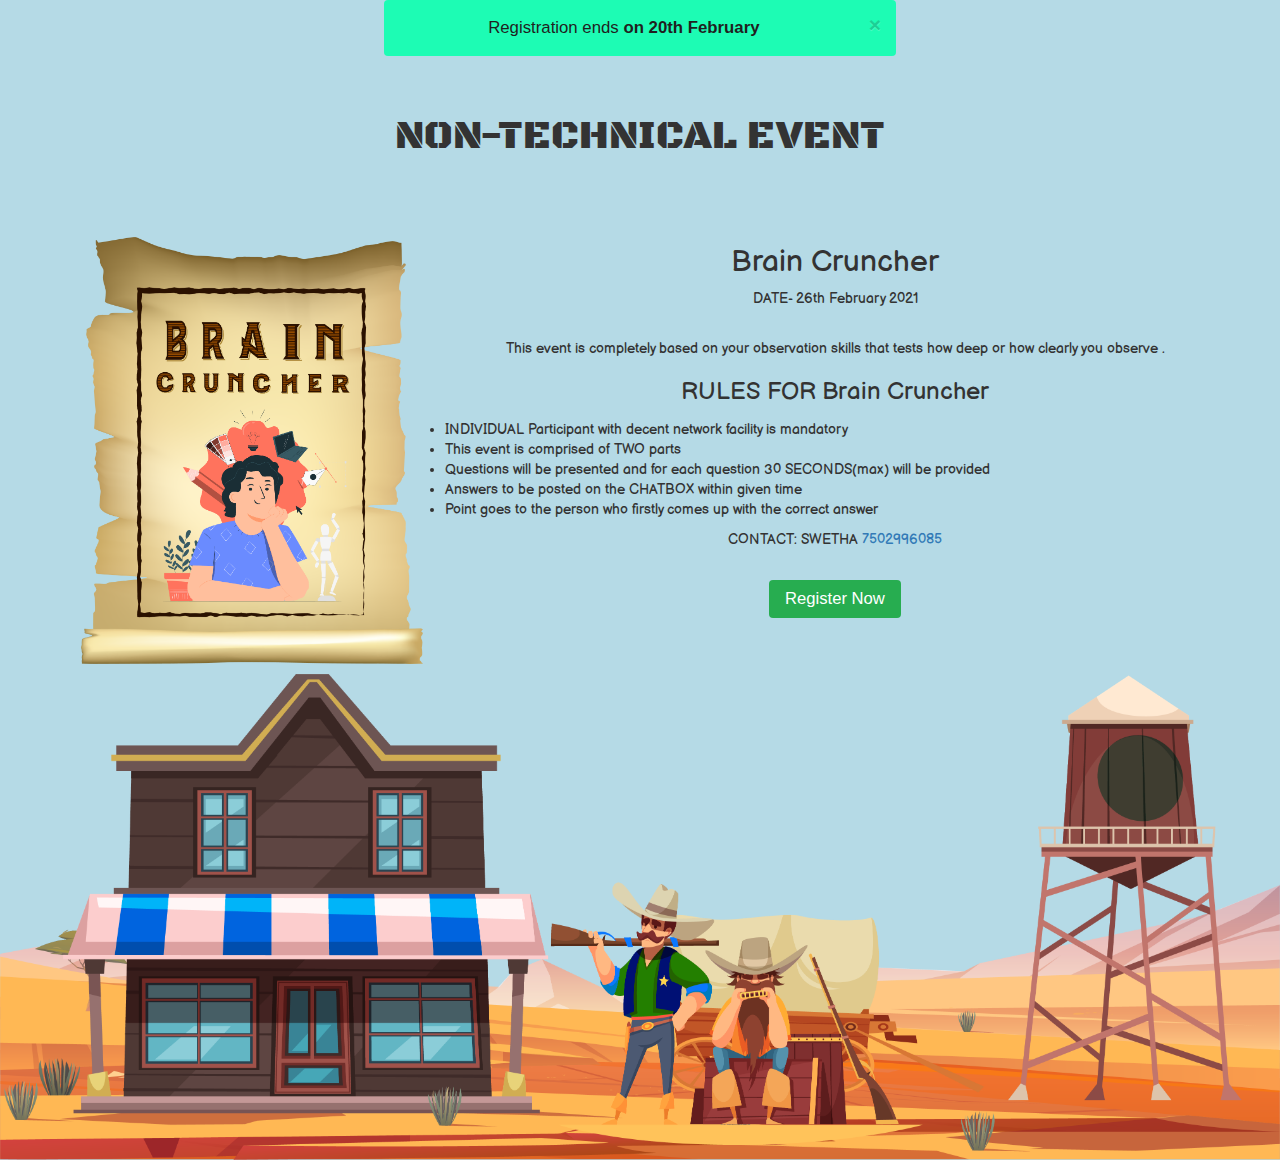
<file: brain.html>
<!DOCTYPE html>
<html lang="en">
<head>
    <meta charset="UTF-8">
    <meta name="viewport" content="width=device-width, initial-scale=1.0">
    <title>Sensonics2k21</title>
    <link rel="icon" type="image/png" href="assets/img/TF-01.png" />

    <link href="https://cdn.jsdelivr.net/npm/bootstrap@5.0.0-beta1/dist/css/bootstrap.min.css" rel="stylesheet" integrity="sha384-giJF6kkoqNQ00vy+HMDP7azOuL0xtbfIcaT9wjKHr8RbDVddVHyTfAAsrekwKmP1" crossorigin="anonymous">
    <script src="https://cdn.jsdelivr.net/npm/bootstrap@5.0.0-beta1/dist/js/bootstrap.bundle.min.js" integrity="sha384-ygbV9kiqUc6oa4msXn9868pTtWMgiQaeYH7/t7LECLbyPA2x65Kgf80OJFdroafW" crossorigin="anonymous"></script>
    <link rel="preconnect" href="https://fonts.gstatic.com">
<link href="https://fonts.googleapis.com/css2?family=Alfa+Slab+One&family=Balsamiq+Sans&family=Black+Ops+One&family=Itim&family=Monoton&family=PT+Mono&family=Righteous&display=swap" rel="stylesheet">
<link rel="stylesheet" href="https://maxcdn.bootstrapcdn.com/bootstrap/3.4.1/css/bootstrap.min.css">
<script src="https://ajax.googleapis.com/ajax/libs/jquery/3.5.1/jquery.min.js"></script>
<script src="https://maxcdn.bootstrapcdn.com/bootstrap/3.4.1/js/bootstrap.min.js"></script>
<link rel="stylesheet" href="assets/css/style.css">
<style>
    *{
        margin:0;
        padding: 0;
    }
    body{
margin: 0;
padding: 0;
background: #ffffff;
    }
</style>
</head>
<body>
    <section id="tech1">
        <center>
            <div class="alert alert alert-dismissible fade in">
                <a href="#" class="close" data-dismiss="alert" aria-label="close">&times;</a>
                Registration ends <strong> on 20th February </strong> 
              </div>
            </center>
        <div class="titel">
            <h1>NON-TECHNICAL EVENT</h1>
        </div>

        <div class="container">
            <br>
            <br>
        
            <div >
            <div class="row">
                <div class="col-lg-4">
                    <center>
                    <img src="assets/img/brain.png" alt="" srcset="">
                    </center>
                </div>
               <div class="col-lg-8">
                   <div class="rules">
                  <h2>Brain Cruncher</h2> 
                  <p>DATE- 26th February 2021 </p><br>
                    <p>This event is completely based on your observation skills that tests how deep or how clearly you observe .</p>
                   
                    <h3>RULES FOR Brain Cruncher</h3>
                    <div class="row">
                        <div class="col-12">
                            <ul>
                                <li>INDIVIDUAL  Participant with decent network facility is mandatory</li>
                                <li>This event is comprised of TWO parts</li>
                                <li>Questions will be presented and for each question  30 SECONDS(max) will be provided</li>
                                <li>Answers to be posted on the CHATBOX  within given time</li>
                                <li>Point goes to the person  who firstly comes up with the correct  answer</li>
                            </ul>
                            <center>
                                <P>CONTACT: SWETHA <a href="tel:7502996085">7502996085</a></P>
                                <br>
                            <a href="https://forms.gle/qhaeJ5ybtgJdwP6r8" class="btn" id="kn" tabindex="-1" role="button" aria-disabled="true">Register Now</a>
                       </center>
                        </div>
                       
                    </div>
                  </div>
               </div>
            </div>

        </div>

           
        </div>
        
    </section>
    <img src="assets/img/bro.png" id="b" alt="" srcset="">
</body>
</html>
</file>
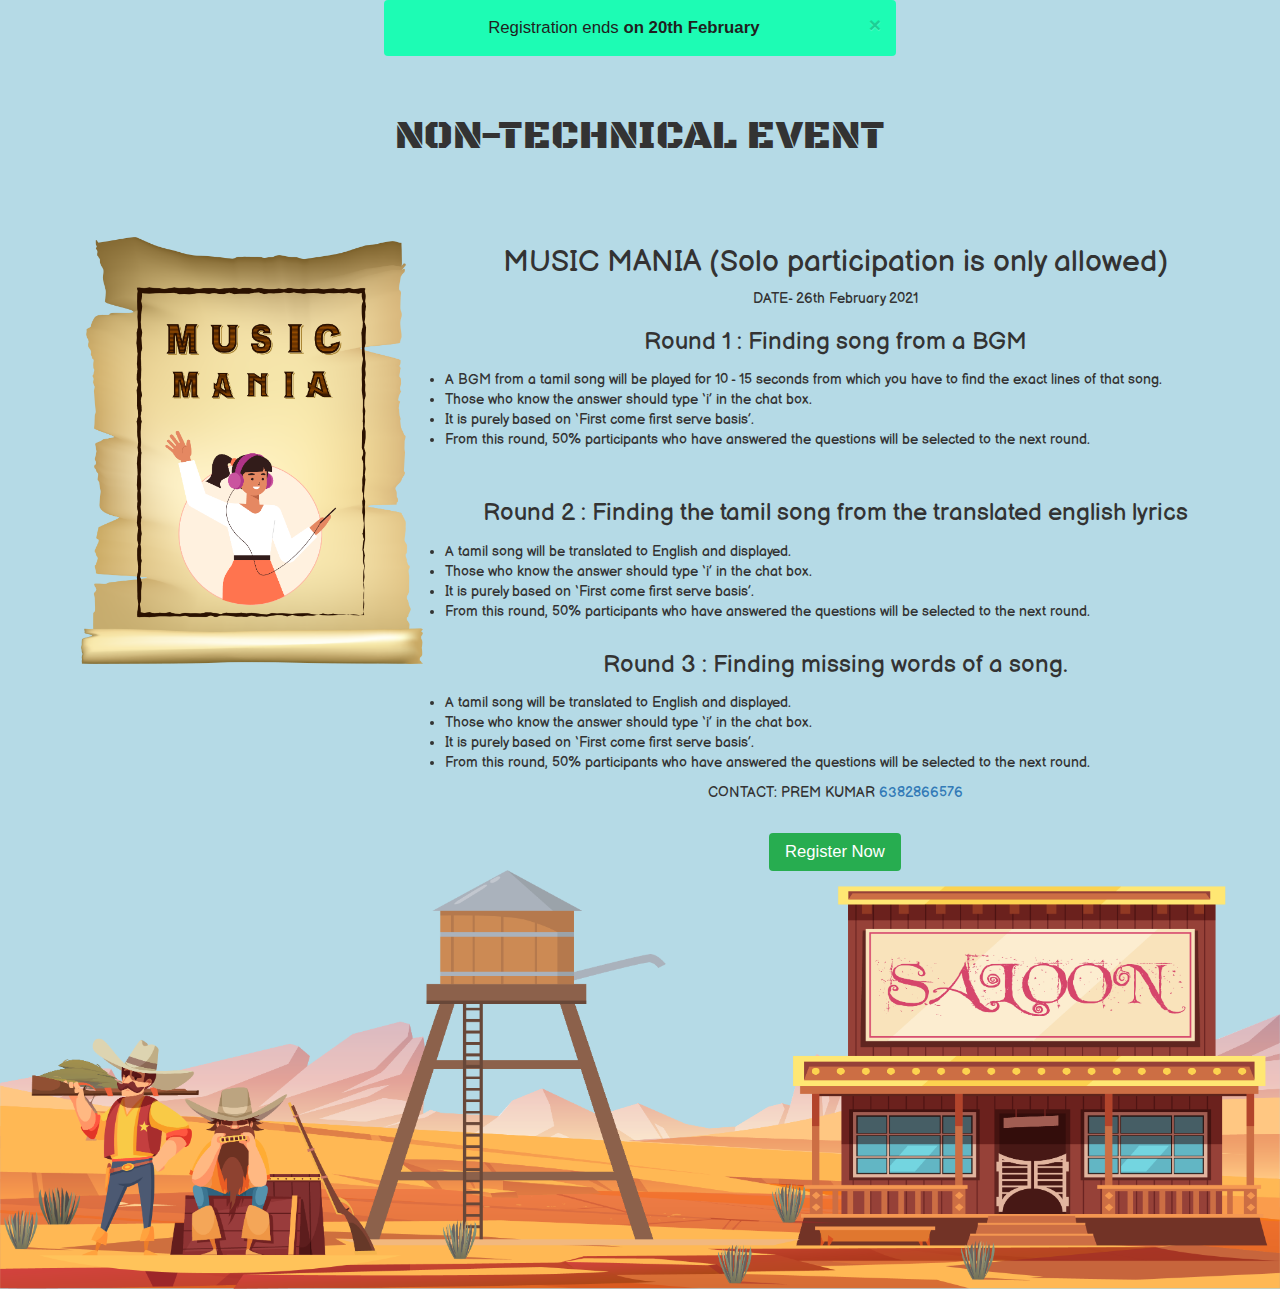
<file: musicmaina.html>
<!DOCTYPE html>
<html lang="en">
<head>
    <meta charset="UTF-8">
    <meta name="viewport" content="width=device-width, initial-scale=1.0">
    <title>Sensonics2k21</title>
    <link rel="icon" type="image/png" href="assets/img/TF-01.png" />

    <link href="https://cdn.jsdelivr.net/npm/bootstrap@5.0.0-beta1/dist/css/bootstrap.min.css" rel="stylesheet" integrity="sha384-giJF6kkoqNQ00vy+HMDP7azOuL0xtbfIcaT9wjKHr8RbDVddVHyTfAAsrekwKmP1" crossorigin="anonymous">
    <script src="https://cdn.jsdelivr.net/npm/bootstrap@5.0.0-beta1/dist/js/bootstrap.bundle.min.js" integrity="sha384-ygbV9kiqUc6oa4msXn9868pTtWMgiQaeYH7/t7LECLbyPA2x65Kgf80OJFdroafW" crossorigin="anonymous"></script>
    <link rel="preconnect" href="https://fonts.gstatic.com">
<link href="https://fonts.googleapis.com/css2?family=Alfa+Slab+One&family=Balsamiq+Sans&family=Black+Ops+One&family=Itim&family=Monoton&family=PT+Mono&family=Righteous&display=swap" rel="stylesheet">
<link rel="stylesheet" href="https://maxcdn.bootstrapcdn.com/bootstrap/3.4.1/css/bootstrap.min.css">
<script src="https://ajax.googleapis.com/ajax/libs/jquery/3.5.1/jquery.min.js"></script>
<script src="https://maxcdn.bootstrapcdn.com/bootstrap/3.4.1/js/bootstrap.min.js"></script>
<link rel="stylesheet" href="assets/css/style.css">
<style>
    *{
        margin:0;
        padding: 0;
    }
    body{
margin: 0;
padding: 0;
background: #ffffff;
    }
</style>
</head>
<body>
    <section id="tech1">
        <center>
            <div class="alert alert alert-dismissible fade in">
                <a href="#" class="close" data-dismiss="alert" aria-label="close">&times;</a>
                Registration ends <strong> on 20th February </strong> 
              </div>
            </center>
        <div class="titel">
            <h1>NON-TECHNICAL EVENT</h1>
        </div>

        <div class="container">
            <br>
            <br>
        
            <div >
            <div class="row">
                <div class="col-lg-4">
                    <center>
                    <img src="assets/img/musicmaina.png" alt="" srcset="">
                    </center>
                </div>
               <div class="col-lg-8">
                   <div class="rules">
                  <h2>MUSIC MANIA (Solo participation is only allowed)</h2> 
                  <p>DATE- 26th February 2021</p>
                    <h3>Round 1 : Finding song from a BGM</h3>
                    <div class="row">
                        <div class="col-12">
                            <ul>
                                <li>A BGM from a tamil song will be played for 10 - 15 seconds from which you have to find the exact lines of that song.                                </li>
                                <li>Those who know the answer should type ‘i’ in the chat box.</li>
                                <li>It is purely based on ‘First come first serve basis’.</li>
                                <li>From this round, 50% participants who have answered the questions will be selected to the next round.</li>

                            </ul>
                        <br>
                        </div>
                        <h3>Round 2 : Finding the tamil song from the translated english lyrics</h3>
                    </div>
                    <div class="row">
                        <div class="col-12">
                            <ul>
                                <li>A tamil song will be translated to English and displayed.</li>
                                <li>Those who know the answer should type ‘i’ in the chat box.</li>
                                <li>It is purely based on ‘First come first serve basis’.</li>
                                <li>From this round, 50% participants who have answered the questions will be selected to the next round.</li>

                            </ul>
                          
                        </div>
                       
                    </div>
                    <h3>Round 3 : Finding missing words of a song.</h3>
                    <div class="row">
                        <div class="col-12">
                            <ul>
                                <li>A tamil song will be translated to English and displayed.</li>
                                <li>Those who know the answer should type ‘i’ in the chat box.</li>
                                <li>It is purely based on ‘First come first serve basis’.</li>
                                <li>From this round, 50% participants who have answered the questions will be selected to the next round.</li>

                            </ul>
                            <center>
                                <P>CONTACT: PREM KUMAR <a href="tel:6382866576">6382866576</a></P>
                                <br>
                            <a href="https://forms.gle/CXNKmN2uuDxoE5sSA" class="btn" id="kn" tabindex="-1" role="button" aria-disabled="true">Register Now</a>
                       </center>
                        </div>
                       
                    </div>
                  </div>
               </div>
            </div>

        </div>

           
        </div>
        
    </section>
    <img src="assets/img/cowboy.png" id="b" alt="" srcset="">
</body>
</html>
</file>
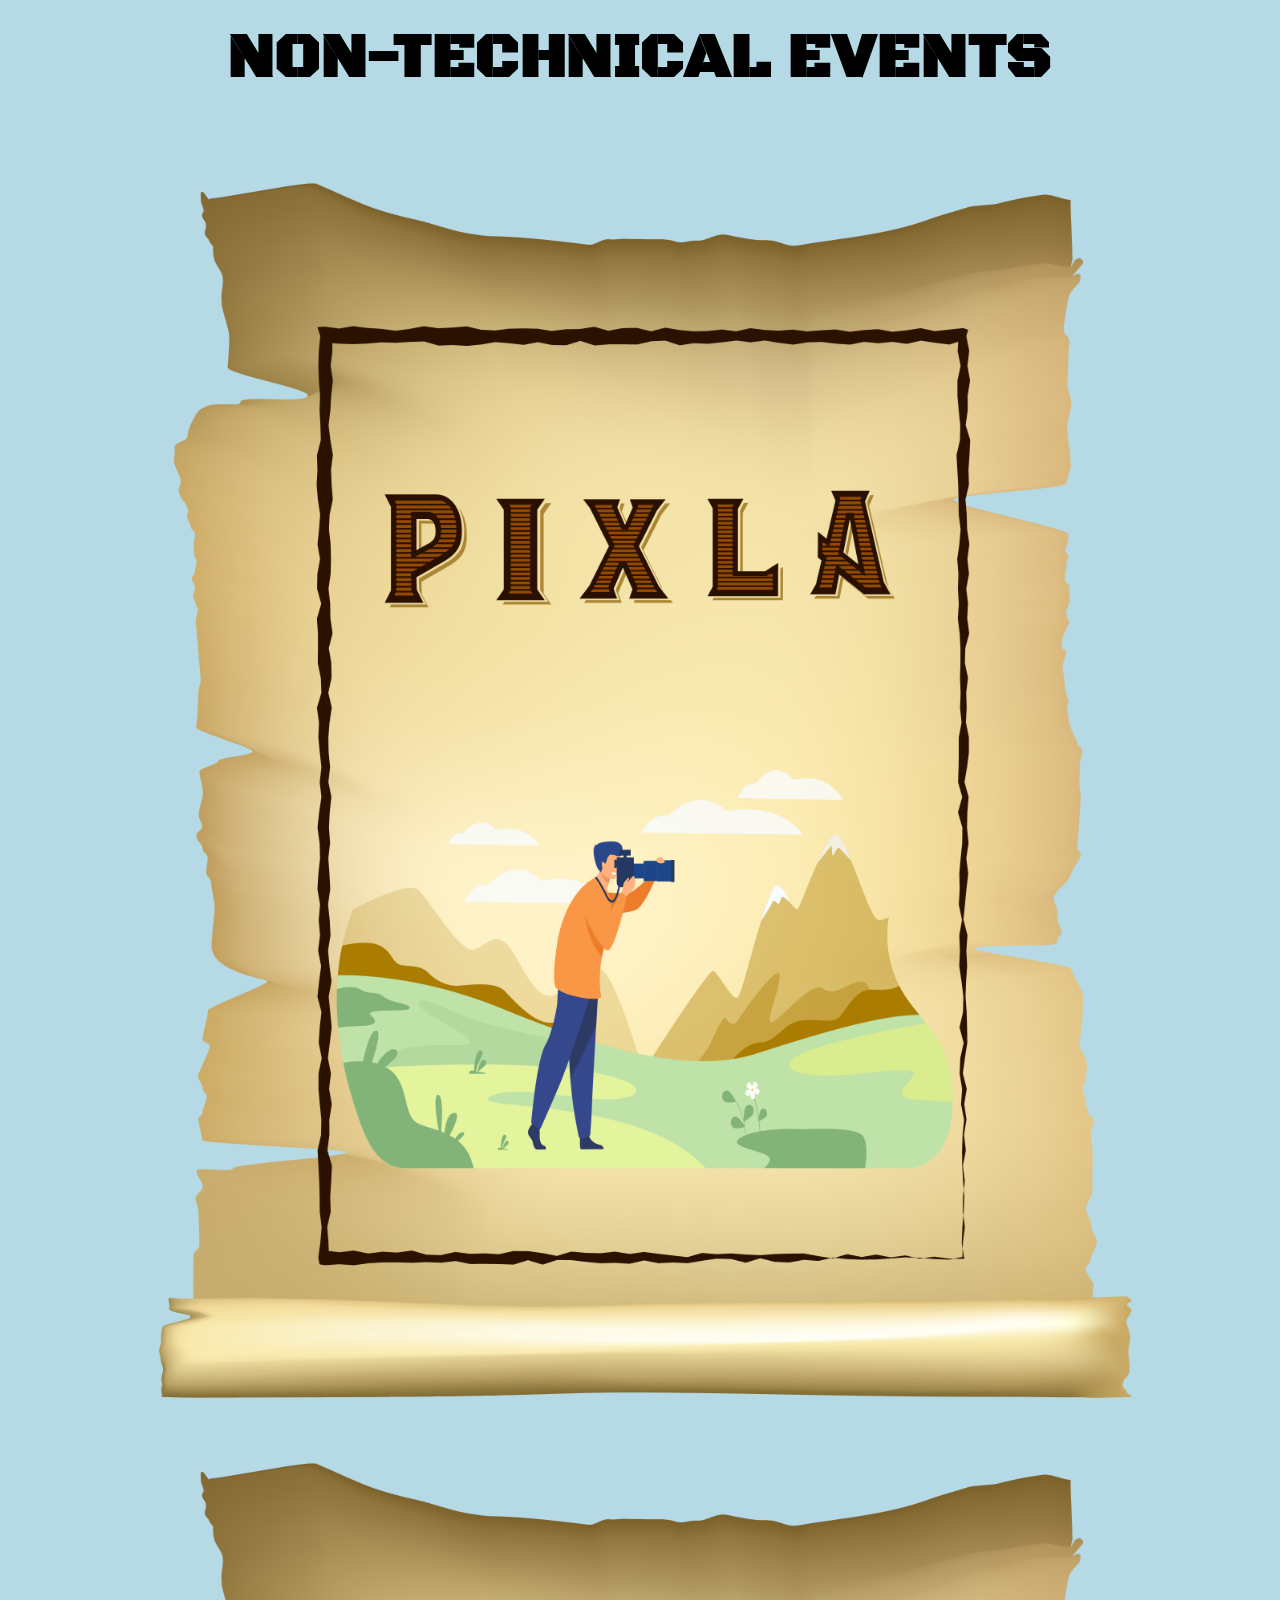
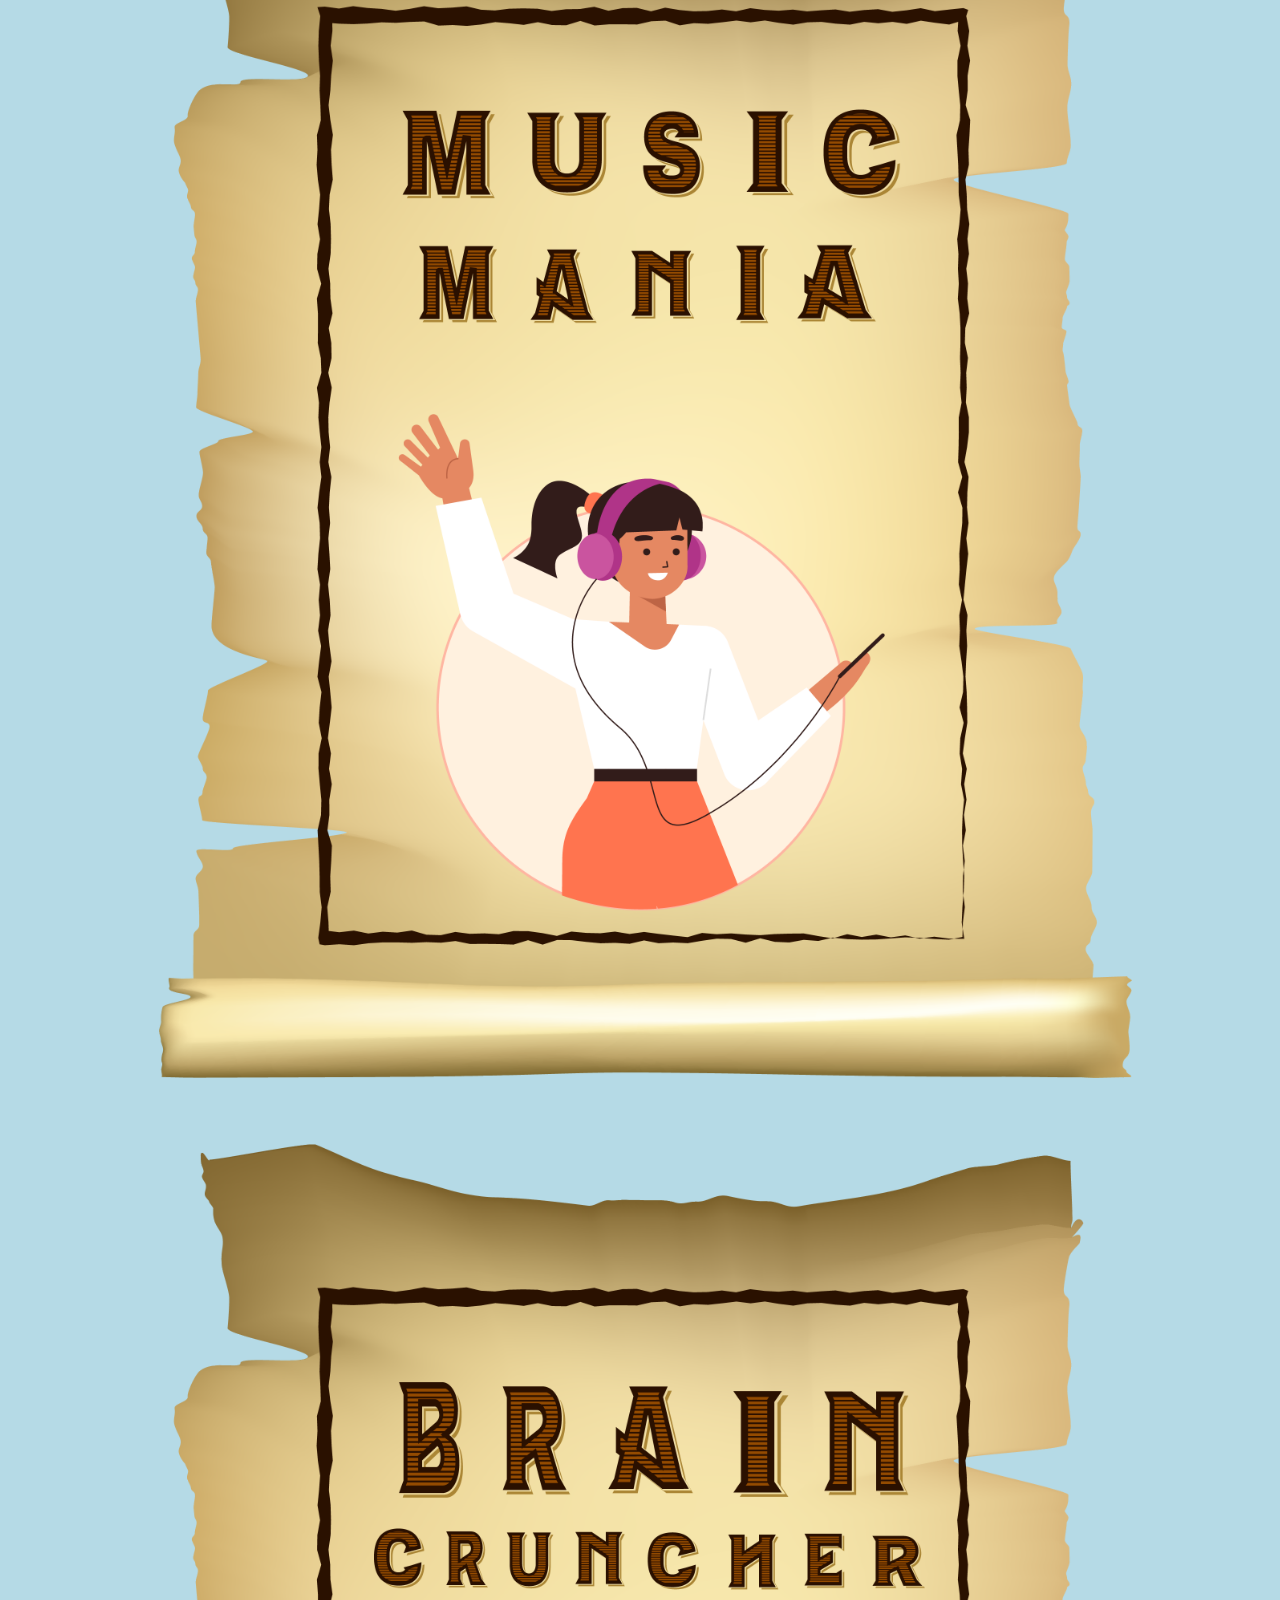
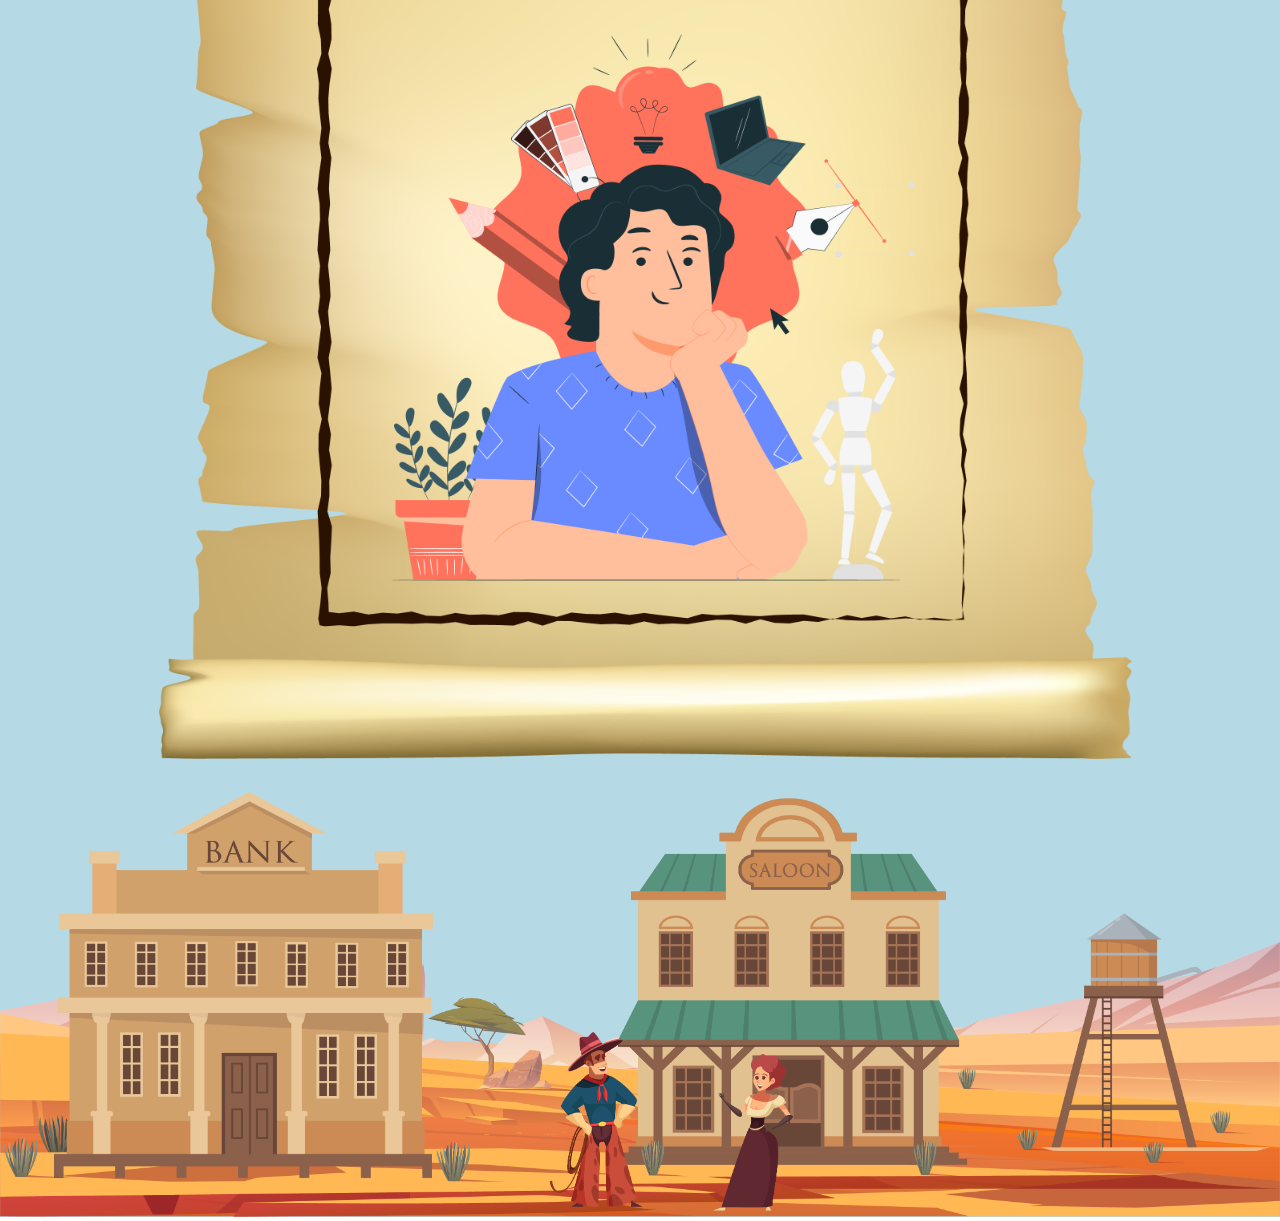
<file: nontechevents.html>
<!DOCTYPE html>
<html lang="en">
<head>
    <meta charset="UTF-8">
    <meta name="viewport" content="width=device-width, initial-scale=1.0">
    <title>Sensonics2k21</title>
    <link rel="icon" type="image/png" href="assets/img/TF-01.png" />

    <link href="https://cdn.jsdelivr.net/npm/bootstrap@5.0.0-beta1/dist/css/bootstrap.min.css" rel="stylesheet" integrity="sha384-giJF6kkoqNQ00vy+HMDP7azOuL0xtbfIcaT9wjKHr8RbDVddVHyTfAAsrekwKmP1" crossorigin="anonymous">
    <script src="https://cdn.jsdelivr.net/npm/bootstrap@5.0.0-beta1/dist/js/bootstrap.bundle.min.js" integrity="sha384-ygbV9kiqUc6oa4msXn9868pTtWMgiQaeYH7/t7LECLbyPA2x65Kgf80OJFdroafW" crossorigin="anonymous"></script>
    <link rel="preconnect" href="https://fonts.gstatic.com">
<link href="https://fonts.googleapis.com/css2?family=Alfa+Slab+One&family=Balsamiq+Sans&family=Black+Ops+One&family=Itim&family=Monoton&family=PT+Mono&family=Righteous&display=swap" rel="stylesheet">
<link rel="stylesheet" href="assets/css/style.css">
<style>
    *{
        margin:0;
        padding: 0;
    }
    body{
margin: 0;
padding: 0;
background: #ffffff;
    }
</style>
</head>
<body>
    <section id="tech1">
        <div class="titel">
            <h1>NON-TECHNICAL EVENTS</h1>
        </div>

        <div class="container">
            <br>
            <br>
            <center>
                <div class="postus">
                <div class="row">
                    <div class="col-lg-4"><a href="pixla.html"><img src="assets/img/pixla.png" alt="" srcset=""></a></div>
                    <div class="col-lg-4"><a href="musicmaina.html"><img src="assets/img/musicmaina.png" alt="" srcset=""></a></div>
                   
                    <div class="col-lg-4"><a href="brain.html"><img src="assets/img/brain.png" alt="" srcset=""></a></div>
                </div>
            </div>
        </center>

           
        </div>
        
    </section>
    <img src="assets/img/bankbg.png" id="b" alt="" srcset="">
</body>
</html>
</file>
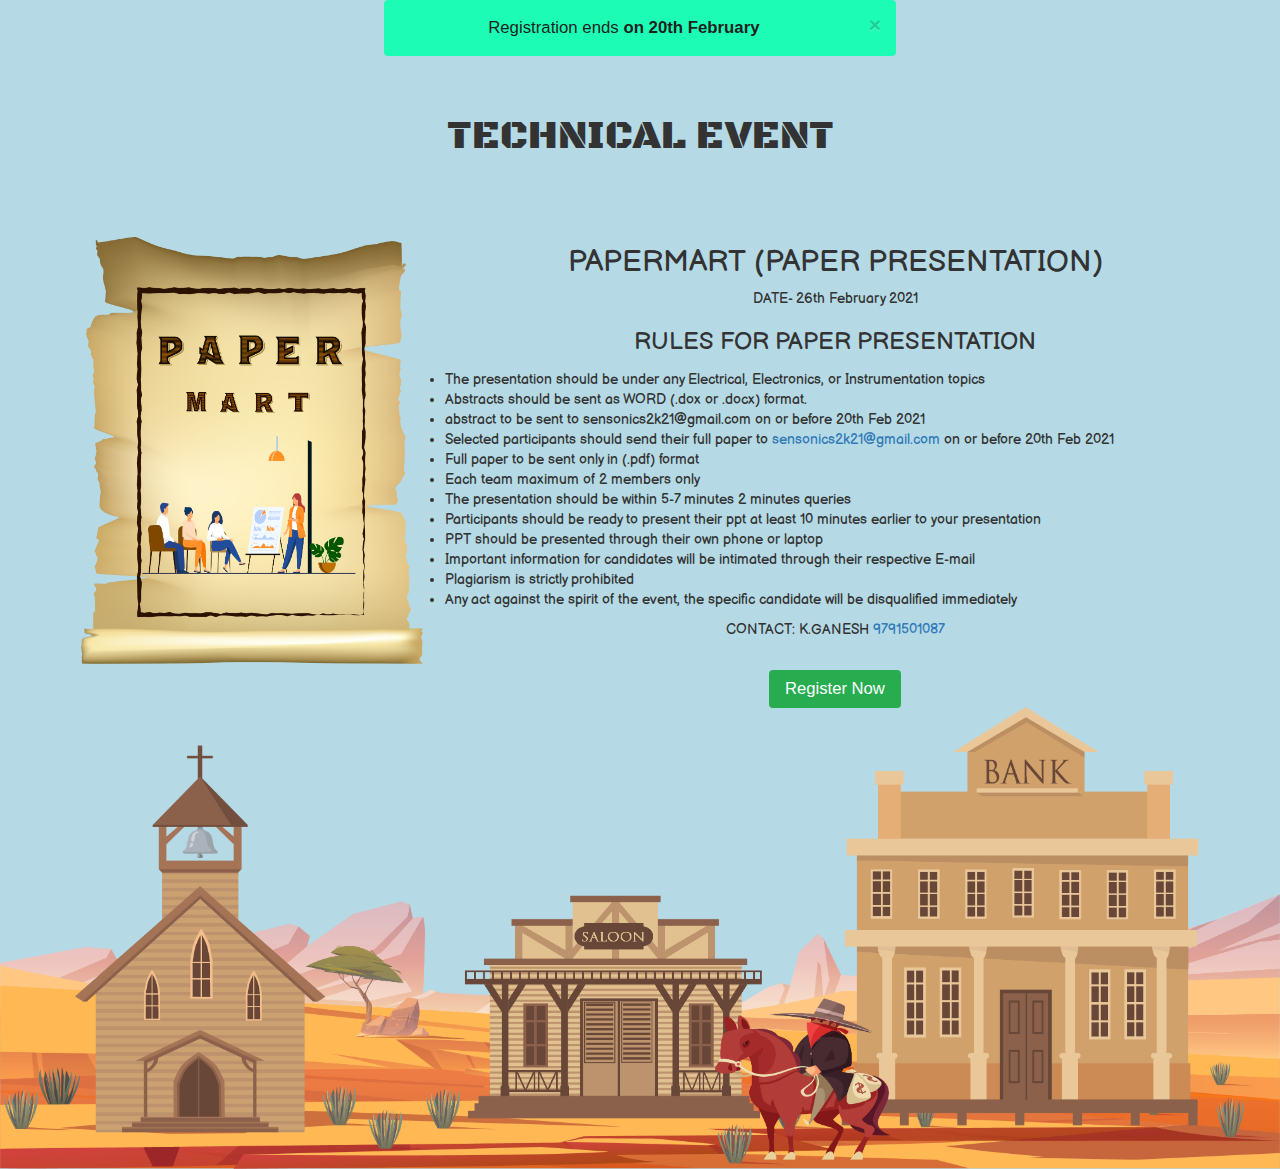
<file: paper.html>
<!DOCTYPE html>
<html lang="en">
<head>
    <meta charset="UTF-8">
    <meta name="viewport" content="width=device-width, initial-scale=1.0">
    <title>Sensonics2k21</title>
    <link rel="icon" type="image/png" href="assets/img/TF-01.png" />

    <link href="https://cdn.jsdelivr.net/npm/bootstrap@5.0.0-beta1/dist/css/bootstrap.min.css" rel="stylesheet" integrity="sha384-giJF6kkoqNQ00vy+HMDP7azOuL0xtbfIcaT9wjKHr8RbDVddVHyTfAAsrekwKmP1" crossorigin="anonymous">
    <script src="https://cdn.jsdelivr.net/npm/bootstrap@5.0.0-beta1/dist/js/bootstrap.bundle.min.js" integrity="sha384-ygbV9kiqUc6oa4msXn9868pTtWMgiQaeYH7/t7LECLbyPA2x65Kgf80OJFdroafW" crossorigin="anonymous"></script>

    <link rel="preconnect" href="https://fonts.gstatic.com">
<link href="https://fonts.googleapis.com/css2?family=Alfa+Slab+One&family=Balsamiq+Sans&family=Black+Ops+One&family=Itim&family=Monoton&family=PT+Mono&family=Righteous&display=swap" rel="stylesheet">
<link rel="stylesheet" href="https://maxcdn.bootstrapcdn.com/bootstrap/3.4.1/css/bootstrap.min.css">
<script src="https://ajax.googleapis.com/ajax/libs/jquery/3.5.1/jquery.min.js"></script>
<script src="https://maxcdn.bootstrapcdn.com/bootstrap/3.4.1/js/bootstrap.min.js"></script>

<link rel="stylesheet" href="assets/css/style.css">
<style>
    *{
        margin:0;
        padding: 0;
    }
    body{
margin: 0;
padding: 0;
background: #ffffff;
    }
 
</style>
</head>
<body>
    
    <section id="tech1">
        <center>
        <div class="alert alert alert-dismissible fade in">
            <a href="#" class="close" data-dismiss="alert" aria-label="close">&times;</a>
            Registration ends <strong> on 20th February </strong> 
          </div>
        </center>
        <div class="titel">
            <h1>TECHNICAL EVENT</h1>
        </div>

        <div class="container">
            <br>
            <br>
        
            <div >
            <div class="row">
                <div class="col-lg-4">
                    <center>
                    <img src="assets/img/paperpres.png" alt="" srcset="">
                    </center>
                </div>
               <div class="col-lg-8">
                   <div class="rules">
                  <h2>PAPERMART (PAPER PRESENTATION)</h2> 
                  <p>DATE- 26th February 2021 </p>
                    <h3>RULES FOR PAPER PRESENTATION</h3>
                    <div class="row">
                        <div class="col-12">
                            <ul>
                                <li>The presentation should be under any Electrical, Electronics, or Instrumentation topics </li>
                                <li>Abstracts should be sent as WORD (.dox or .docx) format.</li>
                                <li>abstract to be sent to sensonics2k21@gmail.com on or before 20th Feb 2021</li>
                                <li>Selected participants should send their full paper to <a href="mailto:sensonics2k21@gmail.com">sensonics2k21@gmail.com</a>  on or before 20th Feb 2021</li>
                                <li>Full paper to be sent only in (.pdf) format</li>
                                <li>Each team maximum of 2 members only</li>
                                <li>The presentation should be within 5-7 minutes 2 minutes queries</li>
                                <li>Participants should be ready to present their ppt at least 10 minutes earlier to your presentation </li>
                                <li>PPT should be presented through their own phone or laptop</li>
                                <li>Important information for candidates will be intimated through their respective E-mail</li>
                                <li>Plagiarism is strictly prohibited</li>
                                <li>Any act against the spirit of the event, the specific candidate will be disqualified immediately</li>
                            </ul>
                            <center>
                                <P>CONTACT: K.GANESH <a href="tel:9791501087">9791501087</a></P>
                                <br>
                            <a href="https://forms.gle/yKez3Wdw7UEfgbng7" class="btn" id="kn" tabindex="-1" role="button" aria-disabled="true">Register Now</a>
                       </center>
                        </div>
                       
                    </div>
                  </div>
               </div>
            </div>

        </div>

           
        </div>
        
    </section>
    <img src="assets/img/saloon.png" id="b" alt="" srcset="">
    <script>
      
        </script>
</body>
</html>
</file>
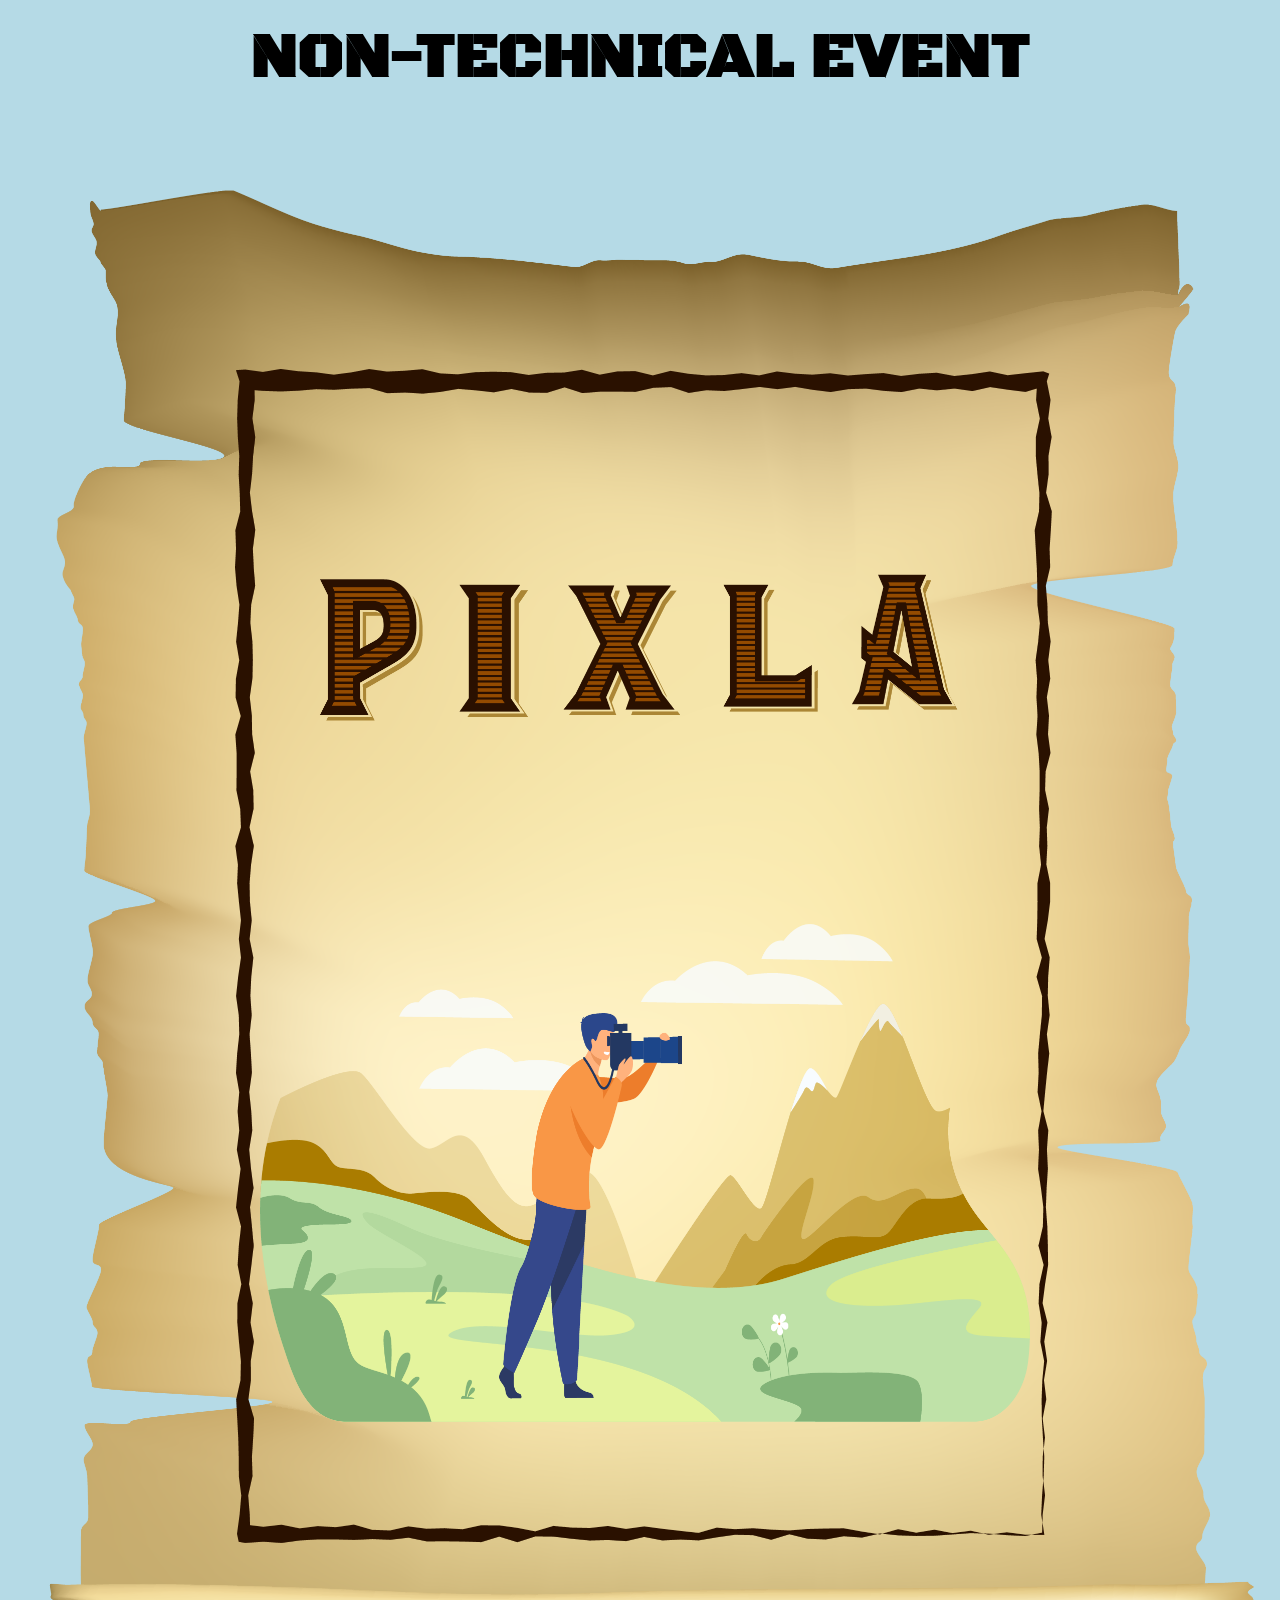
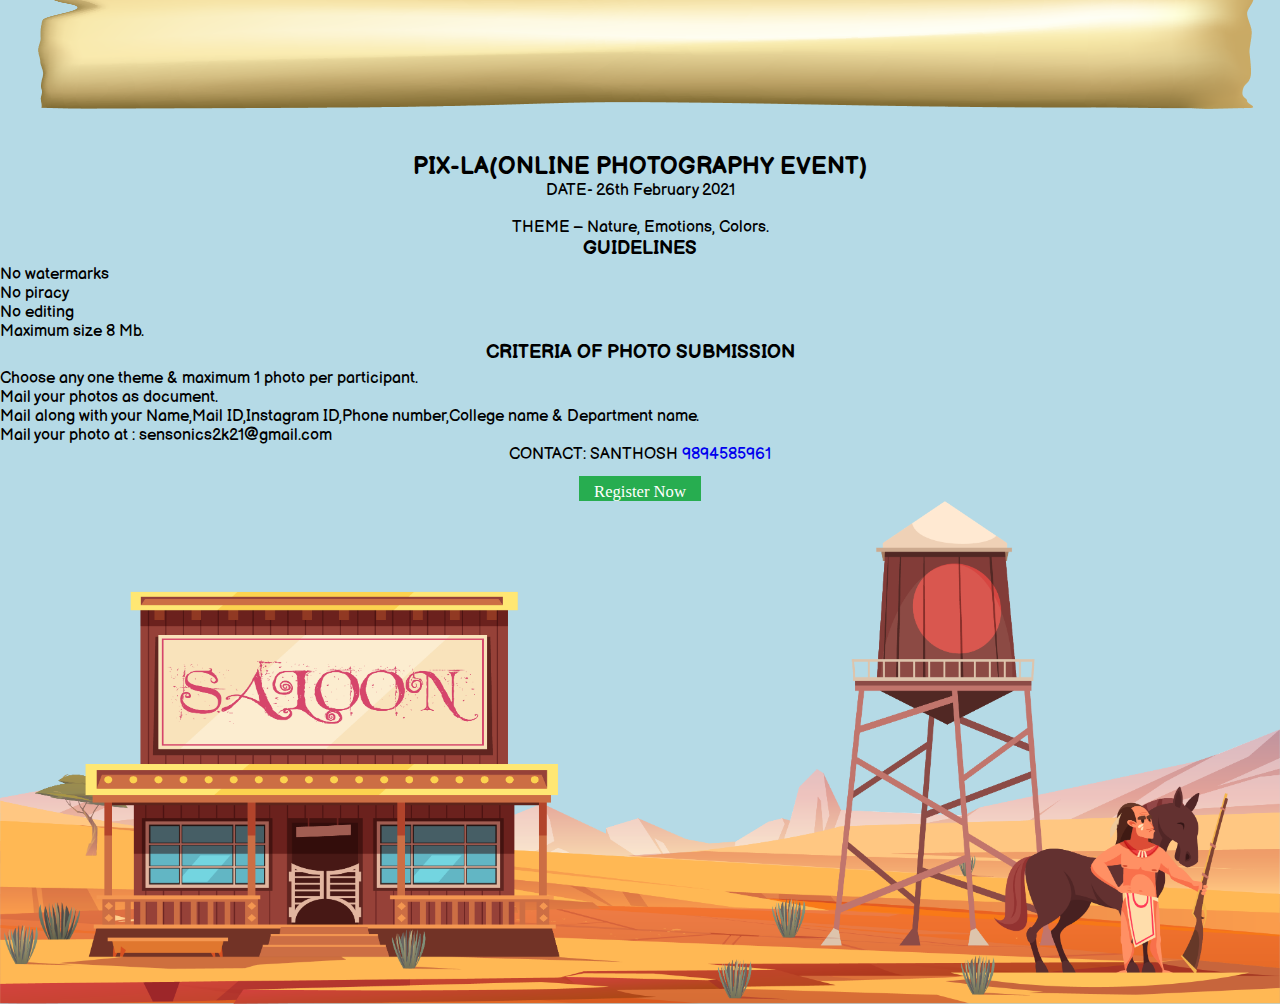
<file: pixla.html>
<!DOCTYPE html>
<html lang="en">
<head>
    <meta charset="UTF-8">
    <meta name="viewport" content="width=device-width, initial-scale=1.0">
    <title>Sensonics2k21</title>
    <link rel="icon" type="image/png" href="assets/img/TF-01.png" />

    <link href="https://cdn.jsdelivr.net/npm/bootstrap@5.0.0-beta1/dist/css/bootstrap.min.css" rel="stylesheet" integrity="sha384-giJF6kkoqNQ00vy+HMDP7azOuL0xtbfIcaT9wjKHr8RbDVddVHyTfAAsrekwKmP1" crossorigin="anonymous">
    <script src="https://cdn.jsdelivr.net/npm/bootstrap@5.0.0-beta1/dist/js/bootstrap.bundle.min.js" integrity="sha384-ygbV9kiqUc6oa4msXn9868pTtWMgiQaeYH7/t7LECLbyPA2x65Kgf80OJFdroafW" crossorigin="anonymous"></script>
    <link rel="preconnect" href="https://fonts.gstatic.com">
<link href="https://fonts.googleapis.com/css2?family=Alfa+Slab+One&family=Balsamiq+Sans&family=Black+Ops+One&family=Itim&family=Monoton&family=PT+Mono&family=Righteous&display=swap" rel="stylesheet">
<link rel="stylesheet" href="assets/css/style.css">
<style>
    *{
        margin:0;
        padding: 0;
    }
    body{
margin: 0;
padding: 0;
background: #ffffff;
    }
</style>
</head>
<body>
    <section id="tech1">
        <div class="titel">
            <h1>NON-TECHNICAL EVENT</h1>
        </div>

        <div class="container">
            <br>
            <br>
        
            <div >
            <div class="row">
                <div class="col-lg-4">
                    <center>
                    <img src="assets/img/pixla.png" alt="" srcset="">
                    </center>
                </div>
               <div class="col-lg-8">
                   <div class="rules">
                  <h2>PIX-LA(ONLINE PHOTOGRAPHY EVENT)</h2> 
                  <p>DATE- 26th February 2021</p><br>
                    <p>THEME – Nature, Emotions, Colors.</p>
                   
                    <h3>GUIDELINES                     </h3>
                    <div class="row">
                        <div class="col-12">
                            <ul>
                                <li>No watermarks</li>
                                <li>No piracy</li>
                                <li>No editing</li>
                                <li>Maximum  size 8 Mb.</li>
                      
                            </ul>
                           
                        </div>
                       
                    </div>
                   
                    <h3> CRITERIA OF PHOTO SUBMISSION </h3>
                    <div class="row">
                        <div class="col-12">
                            <ul>
                                <li>Choose any one theme & maximum 1 photo per participant.</li>
                                <li>Mail your photos as document.</li>
                                <li>Mail along with your Name,Mail ID,Instagram ID,Phone number,College name & Department name.</li>
                                <li>Mail your photo at : sensonics2k21@gmail.com</li>
                      
                            </ul>
                            <center>
                                <P>CONTACT: SANTHOSH  <a href="tel:9894585961">9894585961</a></P>
                                <br>
                            <a href="https://forms.gle/tLjkN2MognYgLxdcA" class="btn" id="kn" tabindex="-1" role="button" aria-disabled="true">Register Now</a>
                       </center>
                        </div>
                       
                    </div>
                  </div>
               </div>
            </div>

        </div>

           
        </div>
        
    </section>
    <img src="assets/img/gun.png" id="b" alt="" srcset="">
</body>
</html>
</file>
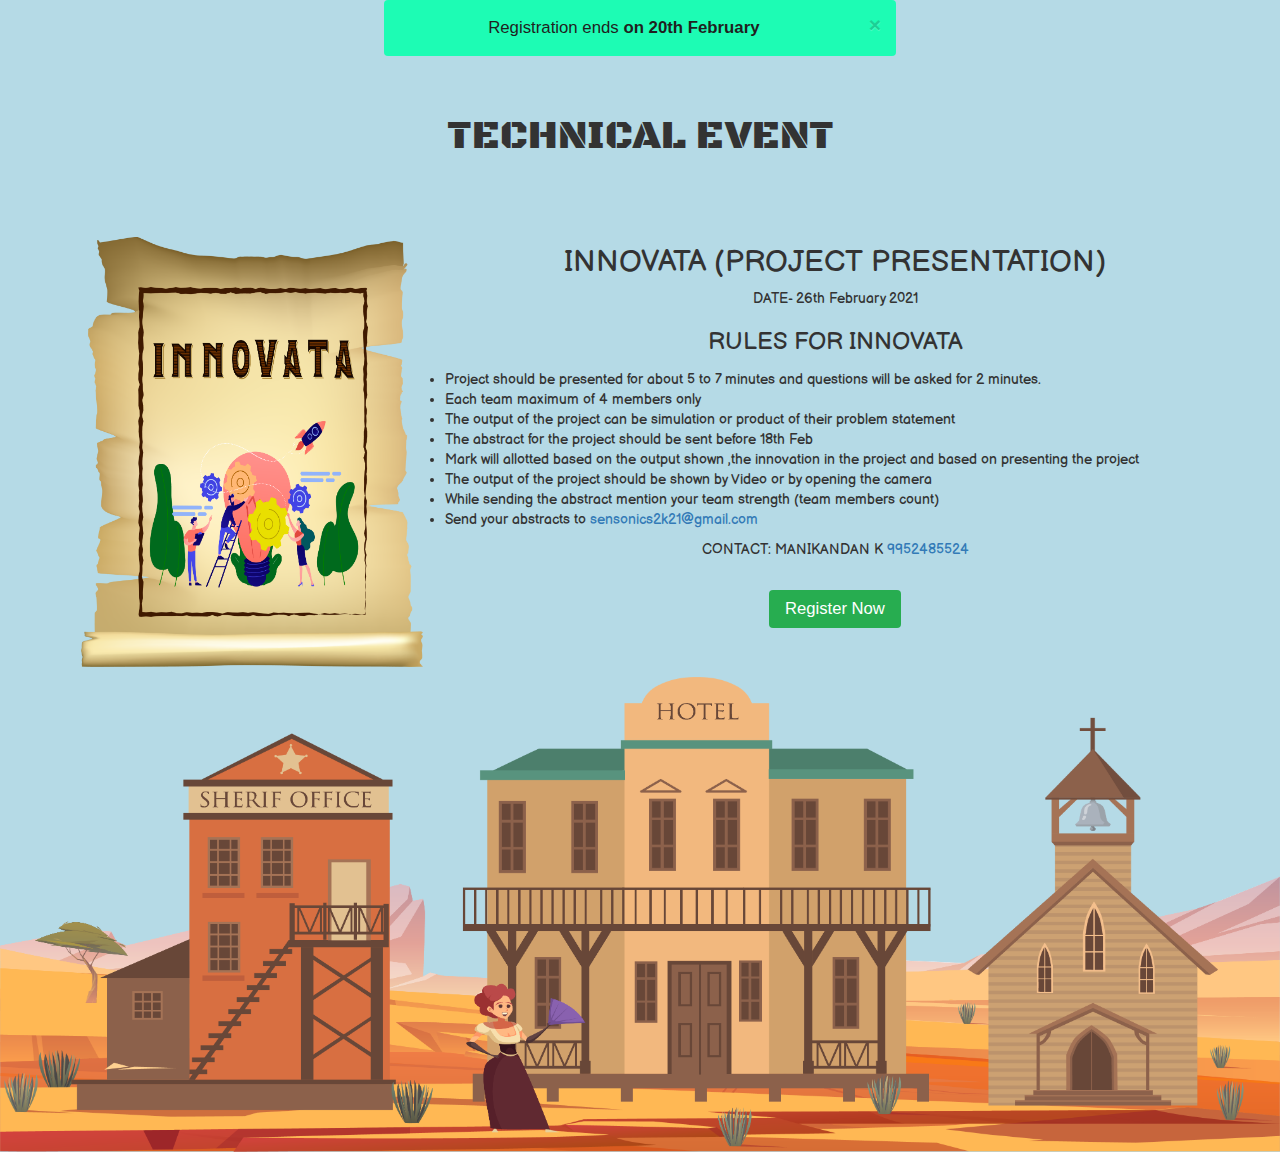
<file: project.html>
<!DOCTYPE html>
<html lang="en">
<head>
    <meta charset="UTF-8">
    <meta name="viewport" content="width=device-width, initial-scale=1.0">
    <title>Sensonics2k21</title>
    <link rel="icon" type="image/png" href="assets/img/TF-01.png" />

    <link href="https://cdn.jsdelivr.net/npm/bootstrap@5.0.0-beta1/dist/css/bootstrap.min.css" rel="stylesheet" integrity="sha384-giJF6kkoqNQ00vy+HMDP7azOuL0xtbfIcaT9wjKHr8RbDVddVHyTfAAsrekwKmP1" crossorigin="anonymous">
    <script src="https://cdn.jsdelivr.net/npm/bootstrap@5.0.0-beta1/dist/js/bootstrap.bundle.min.js" integrity="sha384-ygbV9kiqUc6oa4msXn9868pTtWMgiQaeYH7/t7LECLbyPA2x65Kgf80OJFdroafW" crossorigin="anonymous"></script>
    <link rel="preconnect" href="https://fonts.gstatic.com">
<link href="https://fonts.googleapis.com/css2?family=Alfa+Slab+One&family=Balsamiq+Sans&family=Black+Ops+One&family=Itim&family=Monoton&family=PT+Mono&family=Righteous&display=swap" rel="stylesheet">
<link rel="stylesheet" href="https://maxcdn.bootstrapcdn.com/bootstrap/3.4.1/css/bootstrap.min.css">
<script src="https://ajax.googleapis.com/ajax/libs/jquery/3.5.1/jquery.min.js"></script>
<script src="https://maxcdn.bootstrapcdn.com/bootstrap/3.4.1/js/bootstrap.min.js"></script>
<link rel="stylesheet" href="assets/css/style.css">
<style>
    *{
        margin:0;
        padding: 0;
    }
    body{
margin: 0;
padding: 0;
background: #ffffff;
    }
</style>
</head>
<body>
    <section id="tech1">
        <center>
            <div class="alert alert alert-dismissible fade in">
                <a href="#" class="close" data-dismiss="alert" aria-label="close">&times;</a>
                Registration ends <strong> on 20th February </strong> 
              </div>
            </center>
        <div class="titel">
            <h1>TECHNICAL EVENT</h1>
        </div>

        <div class="container">
            <br>
            <br>
        
            <div >
            <div class="row">
                <div class="col-lg-4">
                    <center>
                    <img src="assets/img/projectpresent.png" alt="" srcset="">
                    </center>
                </div>
               <div class="col-lg-8">
                   <div class="rules">
                  <h2>INNOVATA (PROJECT PRESENTATION)</h2> 
                  <p>DATE- 26th February 2021  </p>
                    <h3>RULES FOR INNOVATA</h3>
                    <div class="row">
                        <div class="col-12">
                            <ul>
                                <li>Project should be presented for about 5 to 7 minutes and questions will be asked for 2 minutes.</li>
                                <li>Each team maximum of 4 members only</li>
                                <li>The output of the project can be simulation or product of their problem statement</li>
                                <li>The abstract for the project should be sent before 18th Feb</li>
                                <li>Mark will allotted based on the output shown ,the innovation in the project and based on presenting the project</li>
                                <li>The output of the project should be shown by Video or by opening the camera</li>
                                <li>While sending the abstract mention your team strength (team members count) </li>
                                <li>Send your abstracts to <a href="mailto:sensonics2k21@gmail.com">sensonics2k21@gmail.com</a></li>
                            </ul>
                            <center>
                                <p>CONTACT: MANIKANDAN K <a href="tel:9952485524">9952485524</a></p>
                                <br>
                            <a href="https://forms.gle/cZHcb3nSnD2K8AYp9" class="btn" id="kn" tabindex="-1" role="button" aria-disabled="true">Register Now</a>
                       </center>
                        </div>
                       
                    </div>
                  </div>
               </div>
            </div>

        </div>

           
        </div>
        
    </section>
    <img src="assets/img/star.png" id="b" alt="" srcset="">
</body>
</html>
</file>
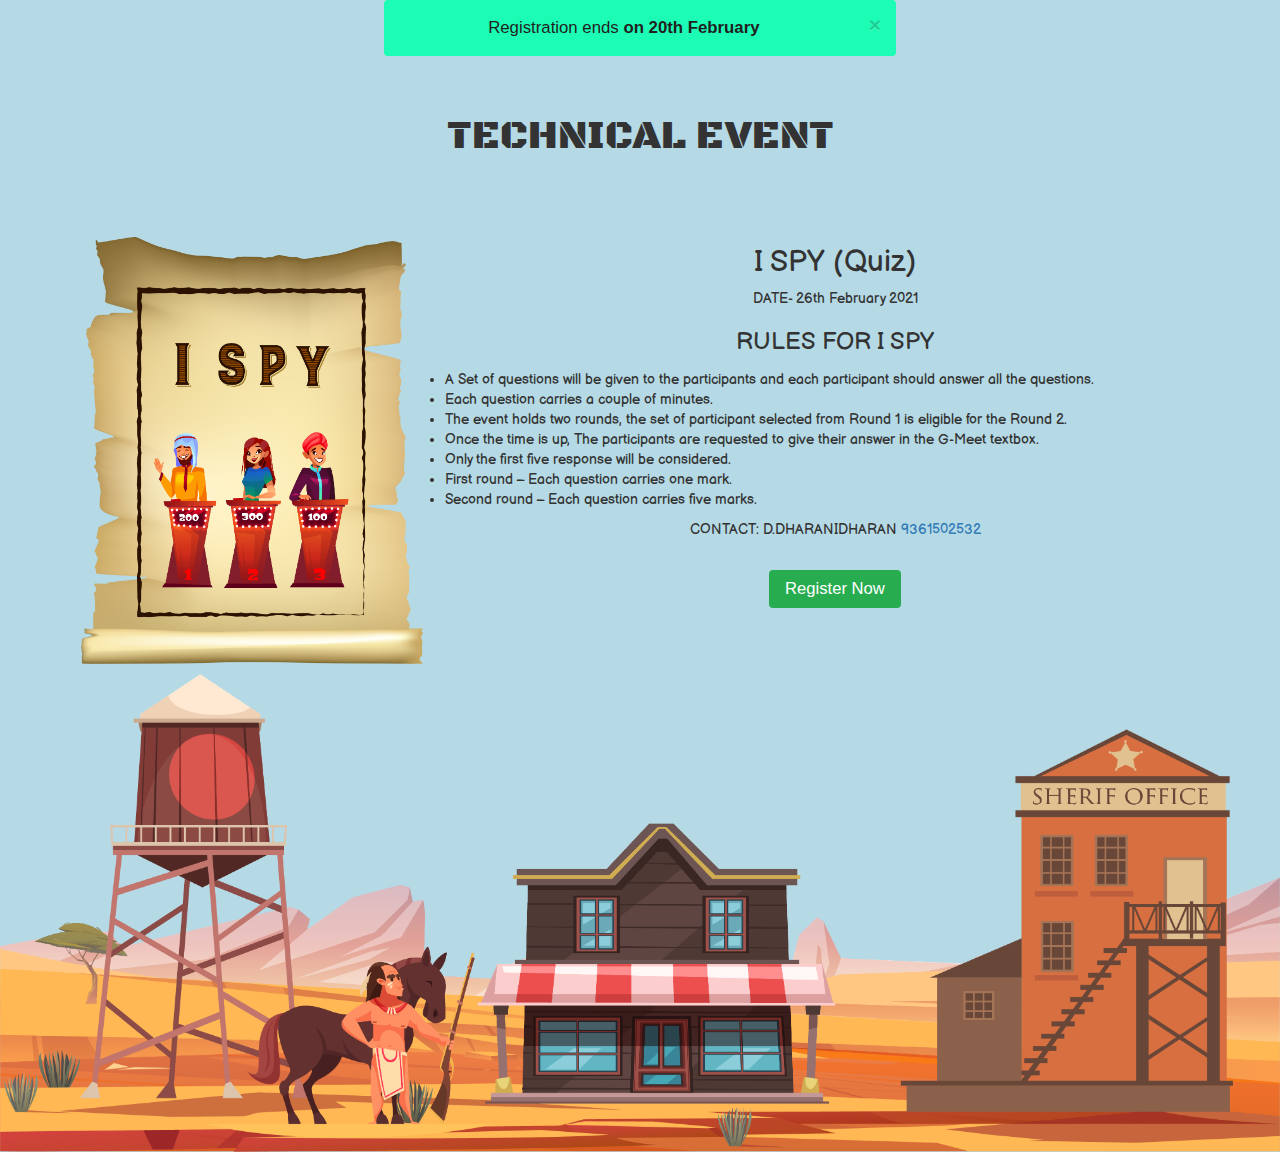
<file: quiz.html>
<!DOCTYPE html>
<html lang="en">
<head>
    <meta charset="UTF-8">
    <meta name="viewport" content="width=device-width, initial-scale=1.0">
    <title>Sensonics2k21</title>
    <link rel="icon" type="image/png" href="assets/img/TF-01.png" />

    <link href="https://cdn.jsdelivr.net/npm/bootstrap@5.0.0-beta1/dist/css/bootstrap.min.css" rel="stylesheet" integrity="sha384-giJF6kkoqNQ00vy+HMDP7azOuL0xtbfIcaT9wjKHr8RbDVddVHyTfAAsrekwKmP1" crossorigin="anonymous">
    <script src="https://cdn.jsdelivr.net/npm/bootstrap@5.0.0-beta1/dist/js/bootstrap.bundle.min.js" integrity="sha384-ygbV9kiqUc6oa4msXn9868pTtWMgiQaeYH7/t7LECLbyPA2x65Kgf80OJFdroafW" crossorigin="anonymous"></script>
    <link rel="preconnect" href="https://fonts.gstatic.com">
<link href="https://fonts.googleapis.com/css2?family=Alfa+Slab+One&family=Balsamiq+Sans&family=Black+Ops+One&family=Itim&family=Monoton&family=PT+Mono&family=Righteous&display=swap" rel="stylesheet">
<link rel="stylesheet" href="https://maxcdn.bootstrapcdn.com/bootstrap/3.4.1/css/bootstrap.min.css">
<script src="https://ajax.googleapis.com/ajax/libs/jquery/3.5.1/jquery.min.js"></script>
<script src="https://maxcdn.bootstrapcdn.com/bootstrap/3.4.1/js/bootstrap.min.js"></script>
<link rel="stylesheet" href="assets/css/style.css">
<style>
    *{
        margin:0;
        padding: 0;
    }
    body{
margin: 0;
padding: 0;
background: #ffffff;
    }
</style>
</head>
<body>
    <section id="tech1">
        <center>
            <div class="alert alert alert-dismissible fade in">
                <a href="#" class="close" data-dismiss="alert" aria-label="close">&times;</a>
                Registration ends <strong> on 20th February </strong> 
              </div>
            </center>
        <div class="titel">
            <h1>TECHNICAL EVENT</h1>
        </div>

        <div class="container">
            <br>
            <br>
        
            <div >
            <div class="row">
                <div class="col-lg-4">
                    <center>
                    <img src="assets/img/quiz.png" alt="" srcset="">
                    </center>
                </div>
               <div class="col-lg-8">
                   <div class="rules">
                  <h2>I SPY (Quiz)</h2> 
                  <p>DATE- 26th February 2021  </p>
                    <h3>RULES FOR I SPY</h3>
                    <div class="row">
                        <div class="col-12">
                            <ul>
                                <li>A Set of questions will be given to the participants and each participant should answer all the questions.</li>
                                <li>Each question carries a couple of minutes.</li>
                                <li>The event holds two rounds, the set of participant selected from Round 1 is eligible for the Round 2.</li>
                                <li>Once the time is up, The participants are requested to give their answer in the G-Meet textbox.</li>
                                <li>Only the first five response will be considered.</li>
                                <li>First round – Each question carries one mark.</li>
                                <li> Second round – Each question carries five marks.</li>
                            </ul>
                            <center>
                                <P>CONTACT: D.DHARANIDHARAN <a href="tel:9361502532">9361502532</a></P>
                                <br>
                            <a href="https://forms.gle/715QomJRDaEQKgG66" class="btn" id="kn" tabindex="-1" role="button" aria-disabled="true">Register Now</a>
                       </center>
                        </div>
                       
                    </div>
                  </div>
               </div>
            </div>

        </div>

           
        </div>
        
    </section>
    <img src="assets/img/tank.png" id="b" alt="" srcset="">
</body>
</html>
</file>
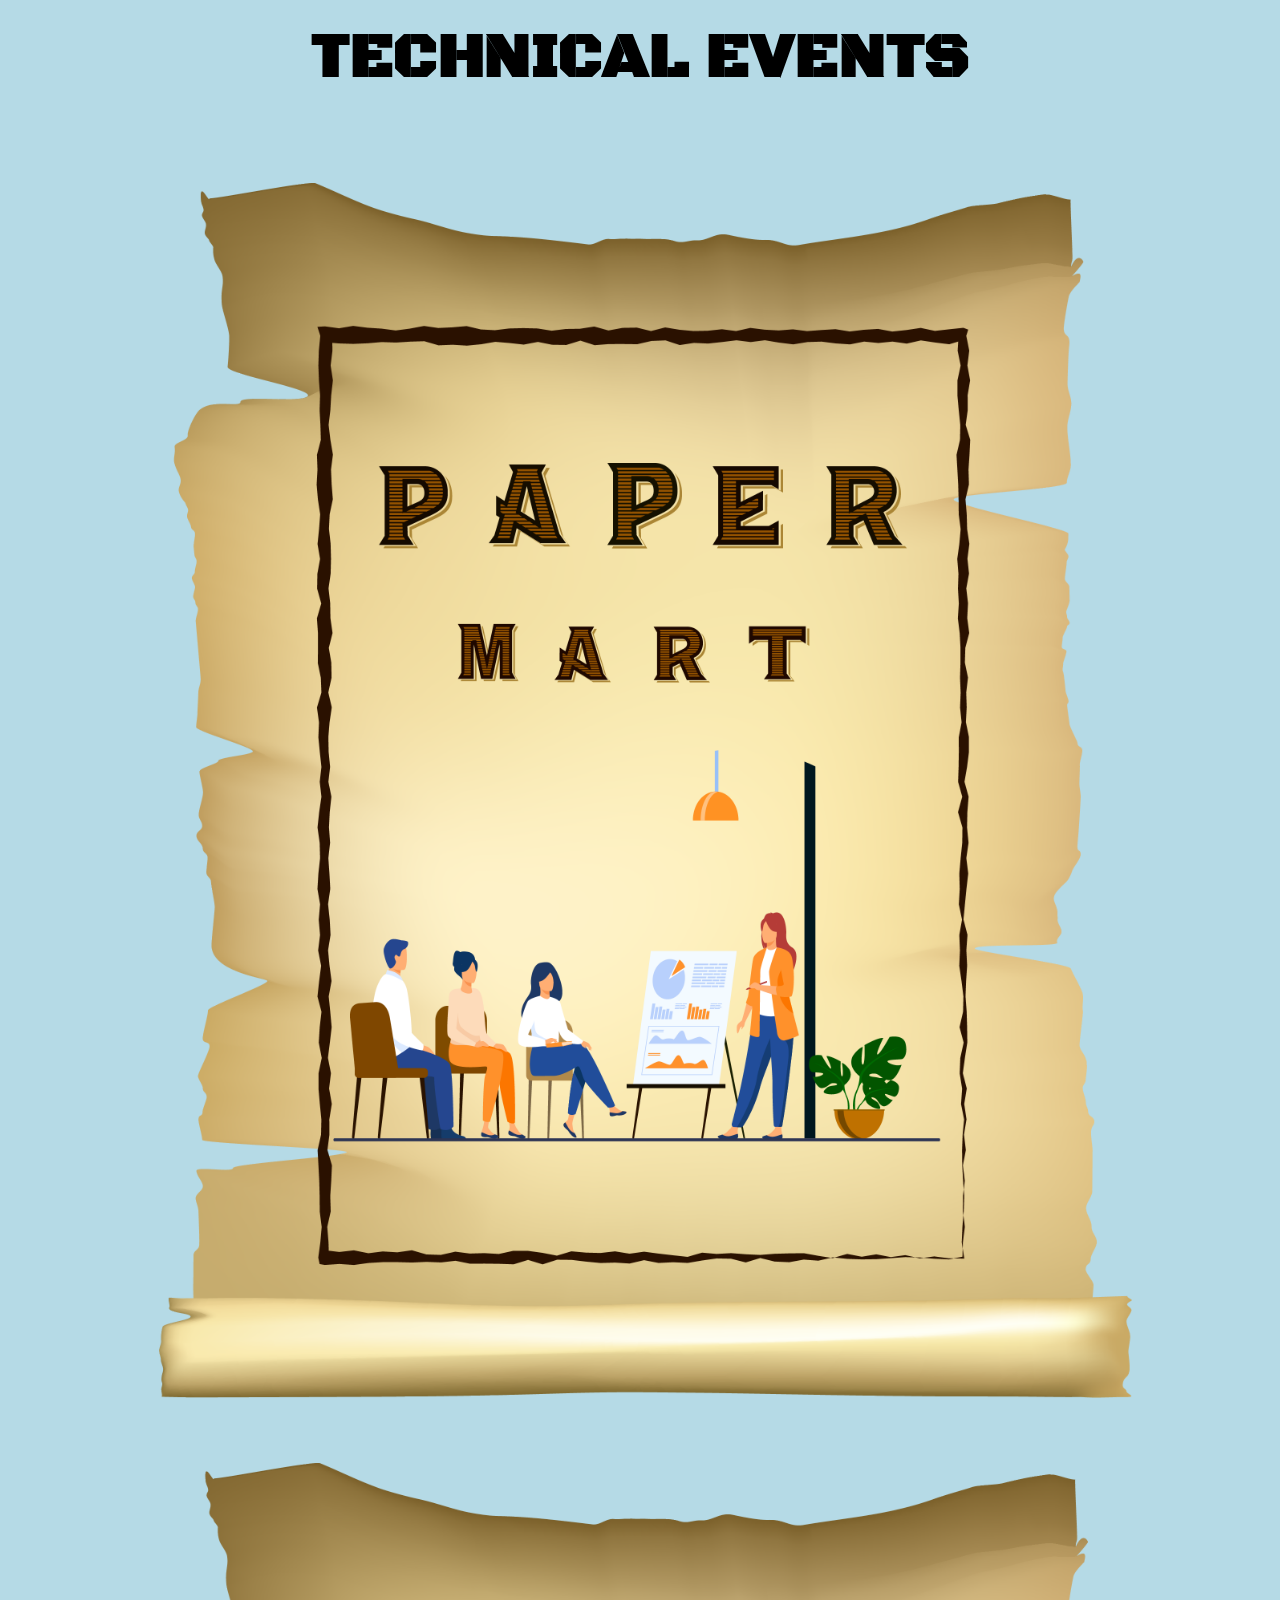
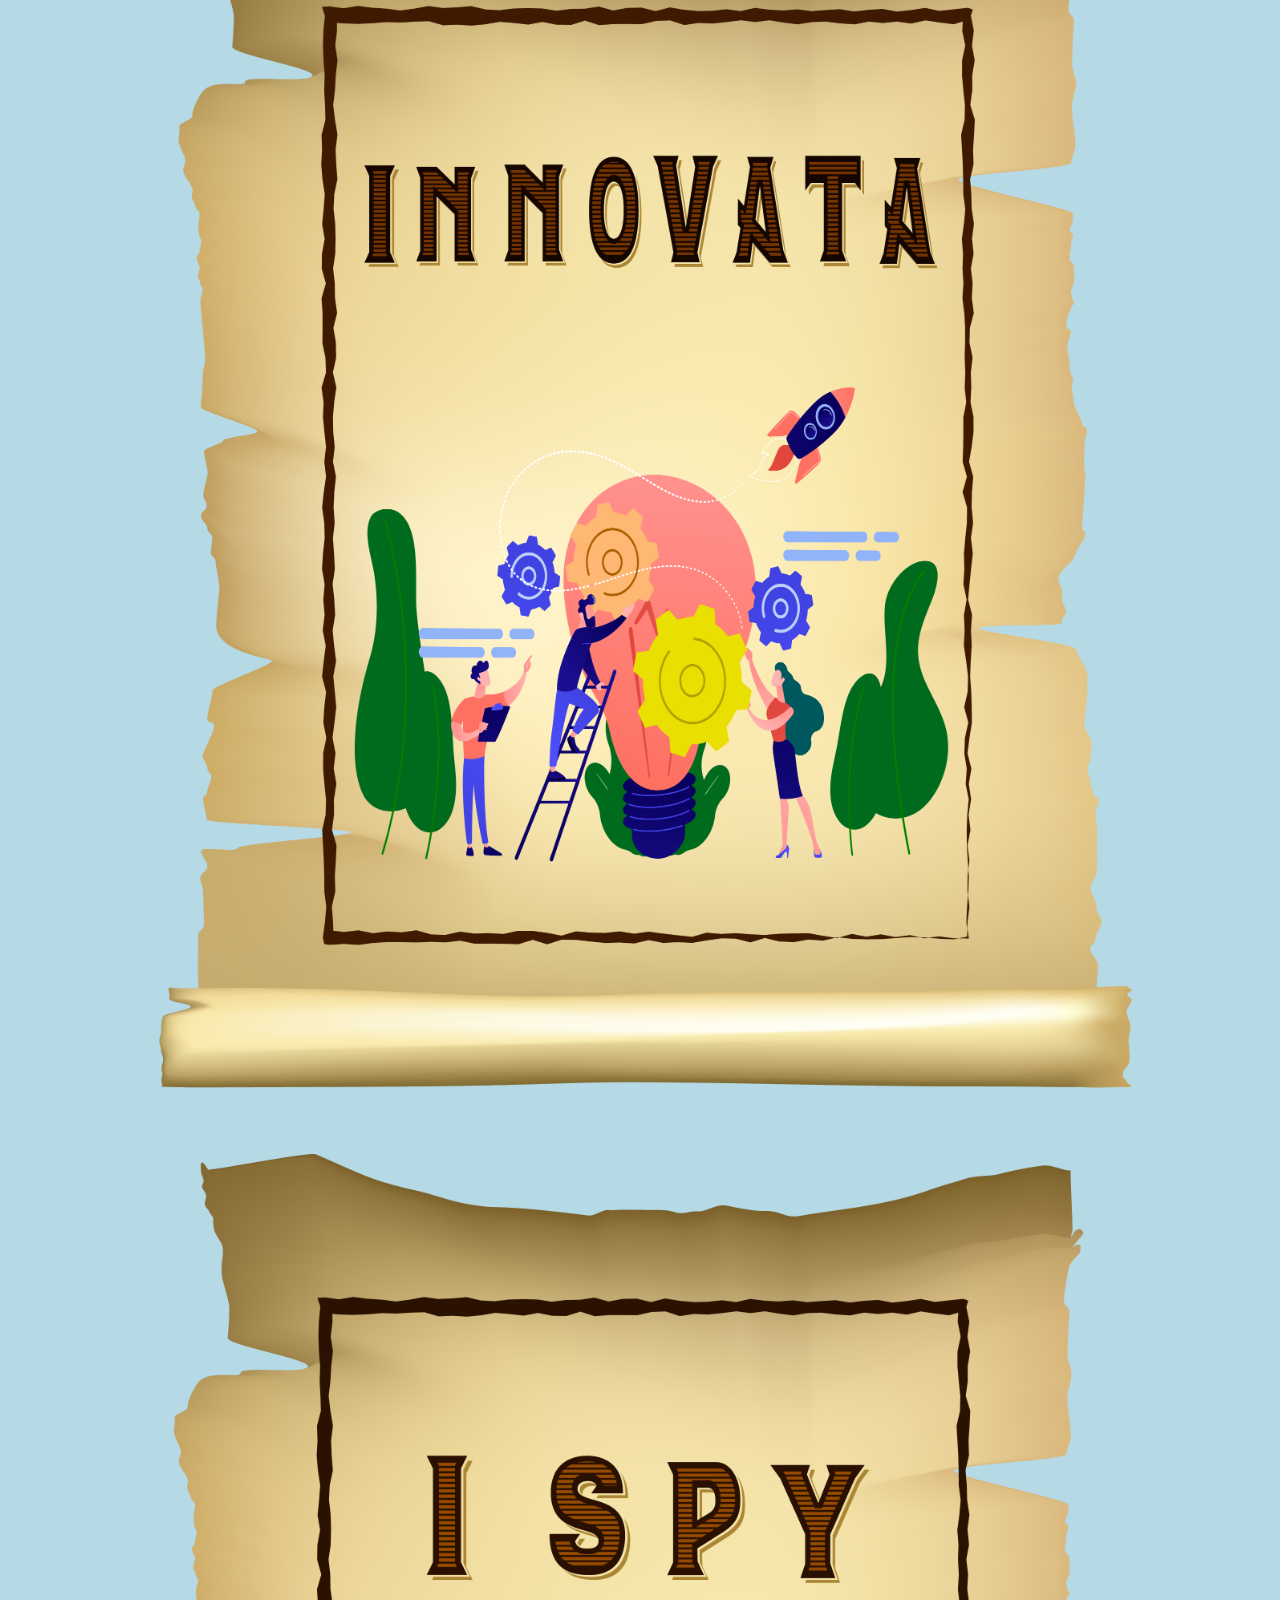
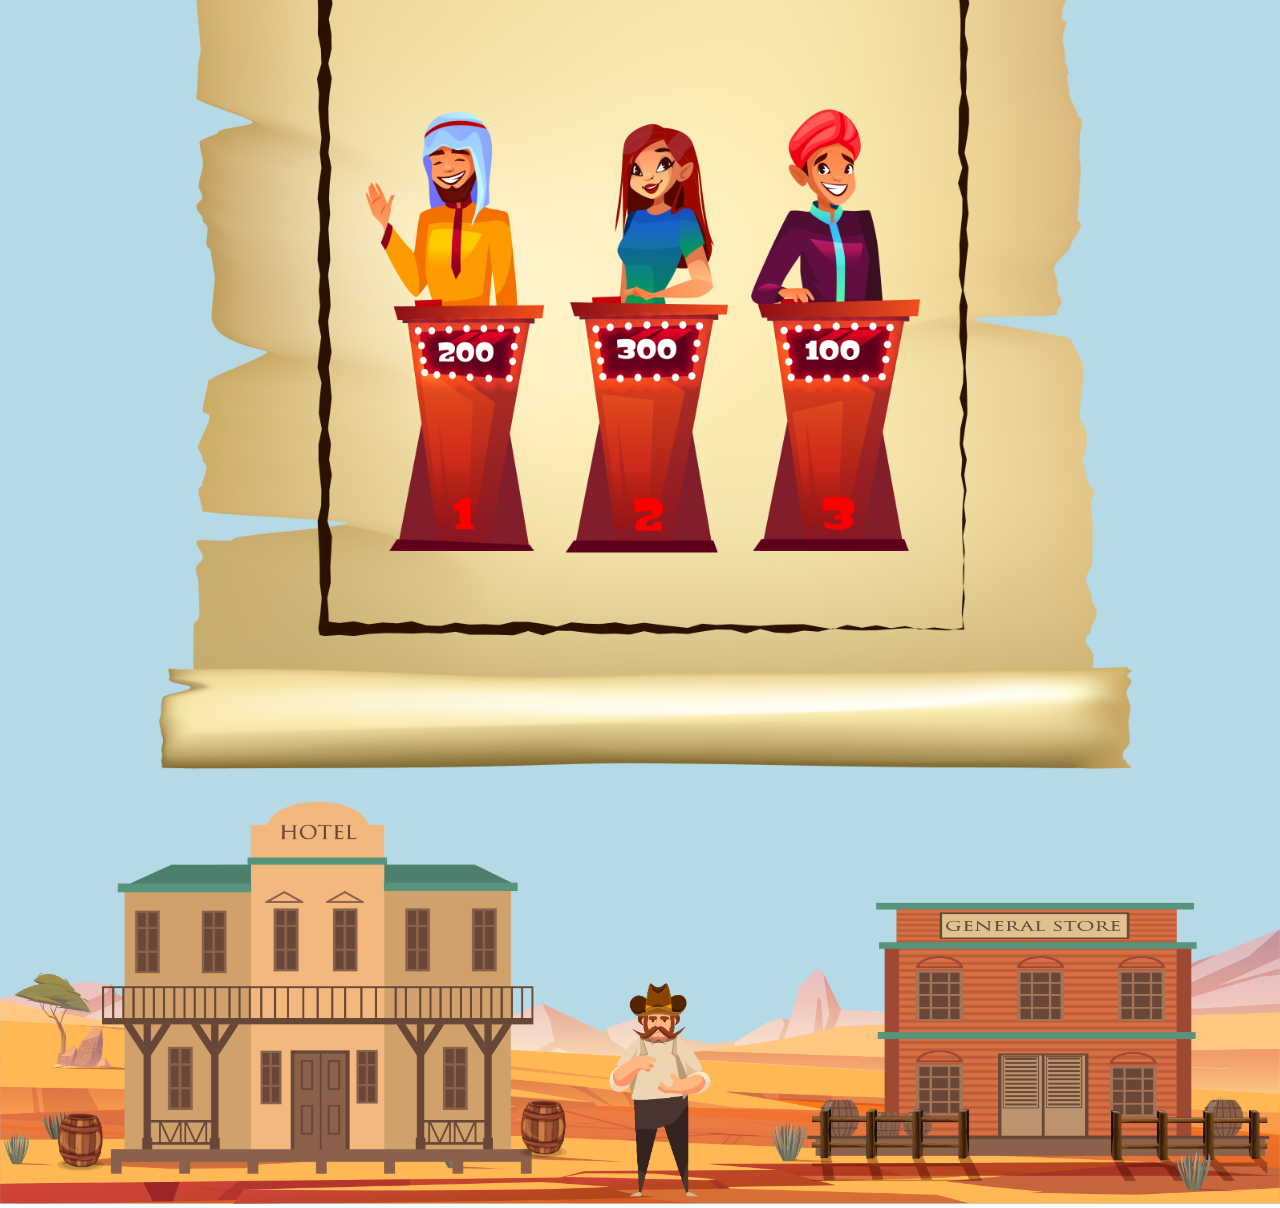
<file: Techevents.html>
<!DOCTYPE html>
<html lang="en">
<head>
    <meta charset="UTF-8">
    <meta name="viewport" content="width=device-width, initial-scale=1.0">
    <title>Sensonics2k21</title>
    <link rel="icon" type="image/png" href="assets/img/TF-01.png" />
    
    <link href="https://cdn.jsdelivr.net/npm/bootstrap@5.0.0-beta1/dist/css/bootstrap.min.css" rel="stylesheet" integrity="sha384-giJF6kkoqNQ00vy+HMDP7azOuL0xtbfIcaT9wjKHr8RbDVddVHyTfAAsrekwKmP1" crossorigin="anonymous">
    <script src="https://cdn.jsdelivr.net/npm/bootstrap@5.0.0-beta1/dist/js/bootstrap.bundle.min.js" integrity="sha384-ygbV9kiqUc6oa4msXn9868pTtWMgiQaeYH7/t7LECLbyPA2x65Kgf80OJFdroafW" crossorigin="anonymous"></script>
    <link rel="preconnect" href="https://fonts.gstatic.com">
<link href="https://fonts.googleapis.com/css2?family=Alfa+Slab+One&family=Balsamiq+Sans&family=Black+Ops+One&family=Itim&family=Monoton&family=PT+Mono&family=Righteous&display=swap" rel="stylesheet">
<link rel="stylesheet" href="assets/css/style.css">
<style>
    *{
        margin:0;
        padding: 0;
    }
    body{
margin: 0;
padding: 0;
background: #ffffff;
    }
</style>
</head>
<body>
    <section id="tech1">
        <div class="titel">
            <h1>TECHNICAL EVENTS</h1>
        </div>

        <div class="container">
            <br>
            <br>
            <center>
            <div class="postus">
            <div class="row">
                <div class="col-lg-4"><a href="paper.html"><img src="assets/img/paperpres.png" alt="" srcset=""></a></div>
                <div class="col-lg-4"><a href="project.html"><img src="assets/img/projectpresent.png" alt="" srcset=""></a></div>
                <div class="col-lg-4"><a href="quiz.html"><img src="assets/img/quiz.png" alt="" srcset=""></a></div>
            </div>
        </div>
    </center>
           
        </div>
        
    </section>
    <img src="assets/img/hotelbg.png" id="b" alt="" srcset="">
</body>
</html>
</file>
<file: assets/css/style.css>
*{
    margin: 0px;
    padding: 0px;
}
#loading{
    position: fixed;
    width: 100%;
    height: 100vh;
    background: #fff
    url('https://media.giphy.com/media/feN0YJbVs0fwA/giphy.gif')
     no-repeat center center;	
    z-index: 99999;
  }

a:focus{
    outline: none;
    border: none;
}
a{
  text-decoration: none;

}
button:focus{
    outline: none;
    border: none;
}
/* width */
::-webkit-scrollbar {
    width: 0.2px;
    background: rgba(49, 49, 49, 0);
  }
  
  /* Track */
  ::-webkit-scrollbar-track {
    background: #ccc2c200; 
  }
  ::-webkit-scrollbar-track:hover {
    background: #ccc2c200; 
  }
   
  /* Handle */
  ::-webkit-scrollbar-thumb {
    background: rgba(136, 136, 136, 0); 
  }
  
  /* Handle on hover */
  ::-webkit-scrollbar-thumb:hover {
    background: rgba(85, 85, 85, 0); 
  }
#home{
    background: url('../img/20123112.jpg')no-repeat center;
    background-size: cover;
    min-height: 100vh;
}
#home h1{
    font-size: 4.5vw;
    color: rgb(255, 184, 103);
    font-family: 'Black Ops One', cursive;
    text-align: center;
    padding-top: 3vh;
    padding-bottom: 0vh;
}
#home h2{
    font-family: 'Righteous', cursive;
    text-align: center;
    color: rgb(248, 207, 164);
    font-size: 2vw;
}
#home h4{
  font-family: 'Black Ops One', cursive;
  text-align: center;
  color: rgb(255, 184, 103);
  font-size: 1.5vw;
  padding-bottom: 1vh;
}
#home h3{
    font-family: 'Monoton', cursive;
    text-align: center;
    color: rgb(252, 186, 112);
    font-size: 2.5vw;
    letter-spacing: 1vw;
}
#about{
    background: rgb(255, 220, 164);
    background: linear-gradient(354deg, rgb(255, 220, 164) 65%, rgb(255, 239, 176) 100%);
    z-index: 9;
    min-height: 70vh;
}
#about .container{   z-index: 9;}
#about #reg{
    background-color: rgb(38, 114, 3);
    color: rgb(255, 255, 255);
    font-size: 1.3vw;
    padding:10px;
    padding-left:15px;
    padding-right:15px;
    }
    #about #reg:hover{
        background-color: rgb(62, 134, 28);
        color: rgb(255, 255, 255);
        font-size: 1.3vw;
        box-shadow: 0px 0px 8px 2px #1c7419c0;
        }
#sensonics{
    width: 90%;
    height: 70%;
    padding-top: 5vh;
}
#home p{
    padding-top: 7vh;
   text-align: center;
   color: rgb(252, 186, 112);
   font-size: 1.5vw;
   letter-spacing: 2vw;
}
#home #cow{
    position: absolute;
   
}
#home .box{
    background: url("")rgba(78, 55, 34, 0.404);
    min-height: 100vh;
}
#about .title h1{ 
text-align: center;
font-size: 4rem;
color: rgb(22, 22, 22);
font-family: 'Black Ops One', cursive;
padding-top: 5vh;
}
#about #video{
    width: 60%;
    height: 50vh;
}
#about h3{
    padding-top: 18%;
    text-align: center;
    font-size: 2rem;
    font-family: 'Balsamiq Sans', cursive;
}
#about p{
    font-size: 1.2rem;
    text-align: center;
    font-family: 'Balsamiq Sans', cursive;
}
#about #hat{
    position: absolute;

   width: 30vw;
   height: 35vh;
  margin: 3vw;
  margin-top: 5vh;  
  z-index: 10;
}
#about #poster{
    width: 70%;
    height: 70%;
}
#about #bg{
    position: absolute;
   margin-top: -25vh;
   width: 100%;
   height: auto;
   z-index: 9;
   
}
#about button{
    z-index: 9999;
}
#backd{
    background:rgb(255, 220, 164);
    margin-top: -0.2vh;
    z-index: 2;
    width: 100%;
}
#bgd{
    width: 100%;
   height: 30%;  
}
#end{
    background: url("")rgb(17, 16, 16);
    margin-top: -0.2vh;
    z-index: 2;  
}
#end .title h1{ 
    text-align: center;
    font-size: 4rem;
    color: rgb(255, 255, 255);
    font-family: 'Black Ops One', cursive;
    padding-top: 5vh;
    }
    #end #endlink{
        width: 50%;
        height: 50%;
        
    }
    #end .endbox{
        background: url()no-repeat;
      
        padding: 45px;
        margin-top: -108%;
        font-family: 'PT Mono', monospace;
    }
    #end .endbox{
        text-align: center;
       

    }
  #end #soc h4{
   padding-top: 5px ;
  }
    #end i{
        font-size: 3vw;
        margin: 0.5vw;
        text-decoration: none;
        color: rgb(32, 32, 32);
    }
    #end i:hover{
        color: rgb(88, 119, 255);
    }

      /* event */

      #events{
        display: grid;
        min-height: 100vh;
        width: 100%;
        place-items: center;
        text-align: center;
        /* background: rgb(255,236,192); */
        /* background: url("")rgb(240, 250, 255); */
        /* background: linear-gradient(354deg, rgba(255,236,192,1) 22%, rgba(238,214,157,1) 54%, rgba(250,174,125,1) 100%); */
        /* padding: 150px 100px ; */
        /* background: rgb(255,232,206);
        background: linear-gradient(354deg, rgba(255,232,206,1) 49%, rgba(164,230,250,1) 100%); */
        background: rgb(255,193,136);
background: linear-gradient(354deg, rgba(255,193,136,1) 8%, rgba(255,225,174,0.9094012605042017) 100%);
font-family: 'Itim', cursive;
      }
      #event #ca{
        width: 100%;
        height: 100%;
        position: absolute;
      }
      #events h6{
        font-family: 'Black Ops One', cursive;
          font-size: 3rem;
          margin-bottom: 0rem;
          padding-top: 3rem;
          padding-bottom: 3.5rem;
      }
      #events #kn{
          background-color: #e74c3c;
          padding: 10px;
          padding-left: 15px;
          padding-right: 15px;
          font-size: 1.3vw;
          color: white;
      }
      #events #kn:hover{
        background-color: #e74c3c;
        padding: 10px;
        padding-left: 15px;
        padding-right: 15px;
        font-size: 1.3vw;
        color: white;
        box-shadow: 0px 0px 10px 4px #e74d3ca6;
    }
      #events1{
        display: grid;
        min-height: 100vh;
        width: 100%;
        place-items: center;
        text-align: center;
        background: url('')no-repeat center rgb(255, 229, 199);
        background-size: cover;
        /* padding: 150px 100px ; */
        font-family: 'Itim', cursive;
      }
      #events1 #ca{
        width: 100%;
        height: 100%;
        position: absolute;
      }
      #events1 h6{
        font-family: 'Black Ops One', cursive;
          font-size: 3rem;
          margin-bottom: 0rem;
          padding-top: 3rem;
          padding-bottom: 3.5rem;
      }
      #events1 #kn{
        background-color: #e74c3c;
        padding: 10px;
        padding-left: 15px;
        padding-right: 15px;
        font-size: 1.3vw;
        color: white;
    }
    #events1 #kn:hover{
      background-color: #e74c3c;
      padding: 10px;
      padding-left: 15px;
      padding-right: 15px;
      font-size: 1.3vw;
      color: white;
      box-shadow: 0px 0px 10px 4px #e74d3ca6;
  }
      .slider{
        max-width: 1100px;
        display: flex;
      }
      .slider .card{
        flex: 1;
        margin: 0 20px;
        background: url() no-repeat ;
        
        border: none;
        min-height: 55vh;
       
        
      }
      .slider .card  .boxs{
          
          width: 100% ;
          padding: 5px;
          height: 100%;
          
      }
      .slider .card #frm{
        width: 100%;
        height: 100%;
      }
      .slider .card .img{
          margin-top: 10%;
        height: 18vh;
        width: 90%;
        margin-bottom: 0px;
        padding: 0px;
      }
      .slider .card .img img{
        height: 10vh;
        width: 20vw;
     
        object-fit: cover;
      }
      .slider .card .content{
        padding: 2vw;
        margin-top: -120%;
        width:100%;
      }
      .card .content .title{
        font-size: 25px;
        font-weight: 600;
      }
      .card .content p{
        text-align: justify;
        margin: 10px 0;
      }
      .card .content .btn{
        display: block;
        text-align: center;
        margin-bottom: 10px ;
      }
      .card .content .btn button{
        background: #e74c3c;
        color: #fff;
        border: none;
        outline: none;
        font-size: 17px;
        padding: 5px 8px;
        border-radius: 5px;
        cursor: pointer;
        transition: 0.2s;
      }
      .card .content .btn button:hover{
        transform: scale(0.9);
      }
      #events #bgdd{
          width: 100%;
          height: 100%;
      }
      #events1 #bgdd{
        width: 100%;
        height: 100%;
    }
    #end #go1{
        display: none;
    }
   #tech1 h1{
    text-align: center;
    font-size: 4rem;
    font-family: 'Black Ops One', cursive;
    
   }
   #tech1 .titel{
       
       padding-top: 2vh;
       padding-bottom: 2vh;

   }
   #tech1 {
       background: url("../img/") #b5dae6;
       width: 100%;
       
   }
   #tech1 img{
       width: 95%;
       height: 95%;
       margin: 3%;
   }
    #b{
width: 100%;
height: 100%;
margin-top: 0vh;
background-color: #b5dae6;
margin-top: -1px;
   }
   .postus{
       width: 80%;
   }
   #tech1 .rules h2{
       text-align: center;
       font-family: 'Balsamiq Sans', cursive;
   }
   #tech1 .rules p{
    text-align: center;
    font-family: 'Balsamiq Sans', cursive;
}
#tech1 .rules h3{
    text-align: center;
    /* font-size: 1.5rem; */
    padding-bottom: 5px;
    font-family: 'Balsamiq Sans', cursive;
}
#tech1 .rules li{
  font-family: 'Balsamiq Sans', cursive;
}
#tech1 #kn{
    background-color: #27ad50;
    padding: 6px;
    padding-left: 15px;
    padding-right: 15px;
    font-size: 1.3vw;
    color: white;
}
#tech1 #kn:hover{
  background-color: #27ad50;
  padding: 6px;
  padding-left: 15px;
  padding-right: 15px;
  font-size: 1.3vw;
  color: white;
  box-shadow: 0px 0px 10px 4px #259434a6;
}
.alert{
  background-color: rgba(13, 255, 174, 0.904);
  font-size: 120%;
  color: rgb(32, 31, 31);
  width: 40%;

}
@media (max-width: 767.98px) { 
  #home{
    background: url('../img/20123112.jpg')no-repeat center;
    background-size: cover;
    min-height: 100vh;
}
#home h4{
  font-family: 'Black Ops One', cursive;
  text-align: center;
  color: rgb(255, 184, 103);
  font-size: 1.5vw;
  padding-bottom: 1vh;
}
#home h1{
    font-size: 4.5vw;
    color: rgb(255, 184, 103);
    font-family: 'Black Ops One', cursive;
    text-align: center;
    padding-top: 3vh;
    padding-bottom: 0vh;
}
#home h2{
    font-family: 'Righteous', cursive;
    text-align: center;
    color: rgb(248, 207, 164);
    font-size: 2vw;
}
#home h3{
    font-family: 'Monoton', cursive;
    text-align: center;
    color: rgb(252, 186, 112);
    font-size: 2.5vw;
    letter-spacing: 1vw;
}
#about{
    background: rgb(255, 220, 164);
    background: linear-gradient(354deg, rgb(255, 220, 164) 65%, rgb(255, 239, 176) 100%);
    z-index: 9;
    min-height: 70vh;
}
#about .container{   z-index: 9;}
#about #reg{
    background-color: rgb(38, 114, 3);
    color: rgb(255, 255, 255);
    font-size: 1.3vw;
    padding:10px;
    padding-left:15px;
    padding-right:15px;
    }
    #about #reg:hover{
        background-color: rgb(62, 134, 28);
        color: rgb(255, 255, 255);
        font-size: 1.3vw;
        box-shadow: 0px 0px 8px 2px #1c7419c0;
        }
#sensonics{
    width: 90%;
    height: 70%;
    padding-top: 5vh;
}
#home p{
    padding-top: 7vh;
   text-align: center;
   color: rgb(252, 186, 112);
   font-size: 1.5vw;
   letter-spacing: 2vw;
}
#home #cow{
    position: absolute;
   
}
#home .box{
    background: url("")rgba(78, 55, 34, 0.404);
    min-height: 100vh;
}
#about .title h1{ 
text-align: center;
font-size: 4rem;
color: rgb(22, 22, 22);
font-family: 'Black Ops One', cursive;
padding-top: 5vh;
}
#about #video{
    width: 60%;
    height: 50vh;
}
#about h3{
    padding-top: 18%;
    text-align: center;
    font-size: 2rem;
    font-family: 'Balsamiq Sans', cursive;
}
#about p{
    font-size: 1.2rem;
    text-align: center;
    font-family: 'Balsamiq Sans', cursive;
}
#about #hat{
    position: absolute;

   width: 30vw;
   height: 35vh;
  margin: 3vw;
  margin-top: 5vh;  
  z-index: 10;
}
#about #poster{
    width: 70%;
    height: 70%;
}
#about #bg{
    position: absolute;
   margin-top: -25vh;
   width: 100%;
   height: auto;
   z-index: 9;
   
}
#about button{
    z-index: 9999;
}
#backd{
    background:rgb(255, 220, 164);
    margin-top: -0.2vh;
    z-index: 2;
    width: 100%;
}
#bgd{
    width: 100%;
   height: 30%;  

}
#end{
    background: url("")rgb(17, 16, 16);
    margin-top: -0.2vh;
    z-index: 2;  
}
#end .title h1{ 
    text-align: center;
    font-size: 4rem;
    color: rgb(255, 255, 255);
    font-family: 'Black Ops One', cursive;
    padding-top: 5vh;
    }
    #end #endlink{
        width: 50%;
        height: 50%;
        
    }
    #end .endbox{
        background: url()no-repeat;
      
        padding: 45px;
        margin-top: -110%;
        font-family: 'PT Mono', monospace;
    }
    #end .endbox{
        text-align: center;
       

    }
    #end i{
        font-size: 2.5vw;
        margin: 0.2vw;
        text-decoration: none;
        color: rgb(32, 32, 32);
    }
    #end i:hover{
        color: rgb(88, 119, 255);
    }

      /* event */

      #events{
        display: grid;
        min-height: 80vh;
        width: 100%;
        place-items: center;
        text-align: center;
        /* background: rgb(255,236,192); */
        /* background: url("")rgb(240, 250, 255); */
        /* background: linear-gradient(354deg, rgba(255,236,192,1) 22%, rgba(238,214,157,1) 54%, rgba(250,174,125,1) 100%); */
        /* padding: 150px 100px ; */
        /* background: rgb(255,232,206);
        background: linear-gradient(354deg, rgba(255,232,206,1) 49%, rgba(164,230,250,1) 100%); */
        background: rgb(255,193,136);
background: linear-gradient(354deg, rgba(255,193,136,1) 8%, rgba(255,225,174,0.9094012605042017) 100%);
font-family: 'Itim', cursive;
      }
      #event #ca{
        width: 100%;
        height: 100%;
        position: absolute;
      }
      #events h6{
        font-family: 'Black Ops One', cursive;
          font-size: 3rem;
          margin-bottom: 0rem;
          padding-top: 3rem;
          padding-bottom: 3.5rem;
      }
      #events #kn{
          background-color: #e74c3c;
          padding: 10px;
          padding-left: 15px;
          padding-right: 15px;
          font-size: 1.3vw;
          color: white;
      }
      #events #kn:hover{
        background-color: #e74c3c;
        padding: 10px;
        padding-left: 15px;
        padding-right: 15px;
        font-size: 1.3vw;
        color: white;
        box-shadow: 0px 0px 10px 4px #e74d3ca6;
    }
      #events1{
        display: grid;
        min-height: 80vh;
        width: 100%;
        place-items: center;
        text-align: center;
        background: url('')no-repeat center rgb(255, 229, 199);
        background-size: cover;
        /* padding: 150px 100px ; */
        font-family: 'Itim', cursive;
      }
      #events1 #ca{
        width: 100%;
        height: 100%;
        position: absolute;
      }
      #events1 h6{
        font-family: 'Black Ops One', cursive;
          font-size: 3rem;
          margin-bottom: 0rem;
          padding-top: 3rem;
          padding-bottom: 3.5rem;
      }
      #events1 #kn{
        background-color: #e74c3c;
        padding: 10px;
        padding-left: 15px;
        padding-right: 15px;
        font-size: 1.3vw;
        color: white;
    }
    #events1 #kn:hover{
      background-color: #e74c3c;
      padding: 10px;
      padding-left: 15px;
      padding-right: 15px;
      font-size: 1.3vw;
      color: white;
      box-shadow: 0px 0px 10px 4px #e74d3ca6;
  }
      .slider{
        max-width: 100vw;
        display: flex;
      }
      .slider .card{
        flex: 1;
        margin: 0 20px;
        background: url() no-repeat ;
        
        border: none;
        min-height: 55vh;
       
        
      }
      .slider .card  .boxs{
          
          width: 100% ;
          padding: 5px;
          
      }
      .slider .card #frm{
        width: 100%;
        height: 100%;
      }
      .slider .card .img{
          margin-top: 10%;
        height: 18vh;
        width: 90%;
        margin-bottom: 0px;
        padding: 0px;
      }
      .slider .card .img img{
        height: 10vh;
        width: 20vw;
     
        object-fit: cover;
      }
      .slider .card .content{
        padding: 2vw;
        margin-top: -120%;
        width:100%;
      }
      .card .content .title{
        font-size: 25px;
        font-weight: 600;
      }
      .card .content p{
        text-align: justify;
        margin: 10px 0;
      }
      .card .content .btn{
        display: block;
        text-align: center;
        margin-bottom: 10px ;
      }
      .card .content .btn button{
        background: #e74c3c;
        color: #fff;
        border: none;
        outline: none;
        font-size: 17px;
        padding: 5px 8px;
        border-radius: 5px;
        cursor: pointer;
        transition: 0.2s;
      }
      .card .content .btn button:hover{
        transform: scale(0.9);
      }
      #events #bgdd{
          width: 100%;
          height: 100%;
      }
      #events1 #bgdd{
        width: 100%;
        height: 100%;
    }
    #end #go1{
        display: none;
    }
   #tech1 h1{
    text-align: center;
    font-size: 4rem;
    font-family: 'Black Ops One', cursive;
    
   }
   #tech1 .titel{
       
       padding-top: 2vh;
       padding-bottom: 2vh;

   }
   #tech1 {
       background: url("../img/") #b5dae6;
       width: 100%;
       
   }
   #tech1 img{
       width: 95%;
       height: 95%;
       margin: 3%;
   }
    #b{
width: 100%;
height: 100%;
margin-top: 0vh;
background-color: #b5dae6;
margin-top: -1px;
   }
   .postus{
       width: 80%;
   }
   #tech1 .rules h2{
       text-align: center;
       font-family: 'Balsamiq Sans', cursive;
   }
   #tech1 .rules p{
    text-align: center;
    font-family: 'Balsamiq Sans', cursive;
}
#tech1 .rules h3{
    text-align: center;
    /* font-size: 1.5rem; */
    padding-bottom: 5px;
    font-family: 'Balsamiq Sans', cursive;
}
#tech1 #kn{
    background-color: #27ad50;
    padding: 6px;
    padding-left: 15px;
    padding-right: 15px;
    font-size: 1.3vw;
    color: white;
}
#tech1 #kn:hover{
  background-color: #27ad50;
  padding: 6px;
  padding-left: 15px;
  padding-right: 15px;
  font-size: 1.3vw;
  color: white;
  box-shadow: 0px 0px 10px 4px #259434a6;
}
}
@media (max-width: 575.98px) { 
#home h4{
  font-family: 'Black Ops One', cursive;
  text-align: center;
  color: rgb(255, 184, 103);
  font-size: 3vw;
  padding-bottom: 1vh;
}
    #home{
        min-height: 70vh;
    }
    #home h1{
        font-size: 1.5rem;
        color: rgb(255, 184, 103);
        font-family: 'Black Ops One', cursive;
        text-align: center;
        padding-top: 2rem;
        padding-bottom: 0rem;
    } 
    #home h2{
        font-size: 0.8rem;
        font-family: 'Righteous', cursive;
        text-align: center;
        color: rgb(255, 207, 153);
        padding: 2px;
    }
    #home h3{
        font-size: 0.5rem;
        font-family: 'Monoton', cursive;
        text-align: center;
        color: rgb(255, 207, 153);
        font-size: 1.5rem;
        letter-spacing: 0.1rem;
    }
    #about{
      
        
        min-height: 105vh;
    }
    #sensonics{
        width: 100%;
        height: 100%;
        padding-top: 7vh;
        display: flex;
  justify-content: center;
  align-items: center;
    }
    #home p{
        padding-top: 8vh;
       text-align: center;
       color: rgb(252, 186, 112);
       font-size: 1rem;
       letter-spacing: 0.7rem;
       
    }
    #home #cow{
        position: absolute;
       
    }
    #home .box{
        background: url("")rgba(78, 55, 34, 0.404);
        min-height: 70vh;
    }
    #about .title h1{ 
    text-align: center;
    font-size: 2.2rem;
    color: rgb(22, 22, 22);
    font-family: 'Black Ops One', cursive;
    padding-top: 5vh;
    }
    #about #video{
        width: 60%;
        height: 50vh;
    }
    #about h3{
        padding-top: 1vh;
        text-align: center;
        font-size: 1.5rem;
        font-family: 'Balsamiq Sans', cursive;
    }
    #about p{
        font-size: 1rem;
        text-align: center;
        font-family: 'Balsamiq Sans', cursive;
    }
    #about #hat{
        position: absolute;
    
       width: 30vw;
       height: 35vh;
      margin: 3vw;
      margin-top: 5vh;  
    }
    #about #poster{
        width: 60%;
        height: 60%;
    }

    #about #bg{
        position: absolute;
       margin-top: -25vh;
       width: 100vw;
       height: auto;
     
       
    }
    #about #reg{
        background-color: rgb(38, 114, 3);
        color: rgb(255, 255, 255);
        font-size: 1rem;
        padding:10px;
        padding-left:15px;
        padding-right:15px;
        }
        #about #reg:hover{
            background-color: rgb(62, 134, 28);
            color: rgb(255, 255, 255);
            font-size: 1rem;
            box-shadow: 0px 0px 8px 2px #1c7419c0;
            }
   
    #events{
        display: grid;
        height: 100%;
        width: 100%;
        place-items: center;
        text-align: center;
     
        /* padding: 150px 100px ; */
      }
      #events h6{
        font-family: 'Black Ops One', cursive;
          font-size: 2.3rem;
          margin-bottom: 0rem;
          padding-top: 3rem;
          padding-bottom: 3.5rem;
      }
      #events #kn{
        background-color: #e74c3c;
        padding: 10px;
        padding-left: 15px;
        padding-right: 15px;
        font-size: 3.5vw;
        color: white;
    }
    #events #kn:hover{
      background-color: #e74c3c;
      padding: 10px;
      padding-left: 15px;
      padding-right: 15px;
      font-size: 3.5vw;
      color: white;
      box-shadow: 0px 0px 10px 4px #e74d3ca6;
  }
  #events1 #kn{
    background-color: #e74c3c;
    padding: 10px;
    padding-left: 15px;
    padding-right: 15px;
    font-size: 3.5vw;
    color: white;
}
#events1 #kn:hover{
  background-color: #e74c3c;
  padding: 10px;
  padding-left: 15px;
  padding-right: 15px;
  font-size: 3.5vw;
  color: white;
  box-shadow: 0px 0px 10px 4px #e74d3ca6;
}
      #event1{
        display: grid;
        height: 100%;
        width: 100%;
        place-items: center;
        text-align: center;
        
        /* padding: 150px 100px ; */
      }
      #events1 h6{
        font-family: 'Black Ops One', cursive;
          font-size: 2.3rem;
          margin-bottom: 0rem;
          padding-top: 3rem;
          padding-bottom: 3.5rem;
      }
      .slider{
        max-width: 100vw;
        display: flex;
        margin: auto;
      }
      .slider .card{
        flex: 1;
        margin: 0 20px;
        background: url() no-repeat ;
        
        border: none;
        min-height: 55vh;
       
        
      }
      .slider .card  .boxs{
          
          width: 100% ;
          padding: 5px;
          
      }
      .slider .card #frm{
        width: 100%;
        height: 100%;
      }
      .slider .card .content{
        padding: 8vw;
        margin-top: -120%;
        width:100%;
      }
      .card .content .btn button{
        background: #e74c3c;
        color: #fff;
        border: none;
        outline: none;
        font-size: 17px;
        padding: 5px 8px;
        border-radius: 5px;
        cursor: pointer;
        transition: 0.2s;
      }
    
      .card .content .btn button:hover{
        transform: scale(0.9);
      }

      
      #end{
        background: url("")rgb(17, 16, 16);
        margin-top: -0.2vh;
        z-index: 2;  
    }
    #end .title h1{ 
        text-align: center;
        font-size: 2.3rem;
        color: rgb(255, 255, 255);
        font-family: 'Black Ops One', cursive;
        padding-top: 5vh;
        }
        #end #endlink{
            width: 50%;
            height: 50%;
            
        }
        #end .endbox{
          background: url()no-repeat;
        
          padding: 5vw;
          margin-top: -100%;
          font-family: 'PT Mono', monospace;
      }
        #end .endbox{
            text-align: center;
           
    
        }
        #end h4{
            margin-bottom: 2px;
        }
        #end h5{
            margin: 0.3vh;
        }
        #end #go{
            display: none;
        }
        #end #go1{
            display: block;
            height: 100%;
            width: 100%;
        }
        #end #go1 #go1ig{
          height: 100%;
            width: 100%;
        }
        #end i{
            font-size: 8vw;
            margin: 0.2vw;
            text-decoration: none;
            color: rgb(32, 32, 32);
        }
        #end i:hover{
            color: rgb(88, 119, 255);
        }
        #tech1 h1{
          text-align: center;
          font-size:6vw;
          font-family: 'Black Ops One', cursive;
          
         }
         #tech1 .titel{
             
             padding-top: 2vh;
             padding-bottom: 2vh;
      
         }
         #tech1 {
             background: url("../img/") #b5dae6;
             width: 100%;
             padding-left: 10%;
             padding-right: 10%;
         }
         #tech1 img{
             width: 95%;
             height: 95%;
             margin: 3%;
         }
          #b{
      width: 100%;
      height: 100%;
      margin-top: 0vh;
      background-color: #b5dae6;
      margin-top: -1px;
         }
         .postus{
             width: 80%;
         }
         #tech1 .rules h2{
             text-align: center;
             font-family: 'Balsamiq Sans', cursive;
             font-size: 4vw;
             padding-top: 25px;
         }
         #tech1 .rules li{
          font-family: 'Balsamiq Sans', cursive;
          font-size: 3vw;
         }
         #tech1 .rules p{
          text-align: center;
          font-family: 'Balsamiq Sans', cursive;
          font-size: 3vw;
      }
      #tech1 .rules h3{
          text-align: center;
          /* font-size: 1.5rem; */
          padding-bottom: 5px;
          font-family: 'Balsamiq Sans', cursive;
          font-size: 3.5vw;
      }
      #tech1 #kn{
          background-color: #27ad50;
          padding: 6px;
          padding-left: 15px;
          padding-right: 15px;
          font-size: 4.3vw;
          color: white;
      }
      #tech1 #kn:hover{
        background-color: #27ad50;
        padding: 6px;
        padding-left: 15px;
        padding-right: 15px;
        font-size: 4.3vw;
        color: white;
        box-shadow: 0px 0px 10px 4px #259434a6;
      }
      .alert{
        background-color: rgba(13, 255, 174, 0.904);
        font-size: 100%;
        color: rgb(32, 31, 31);
        width: 100%;

    }
 }
</file>
